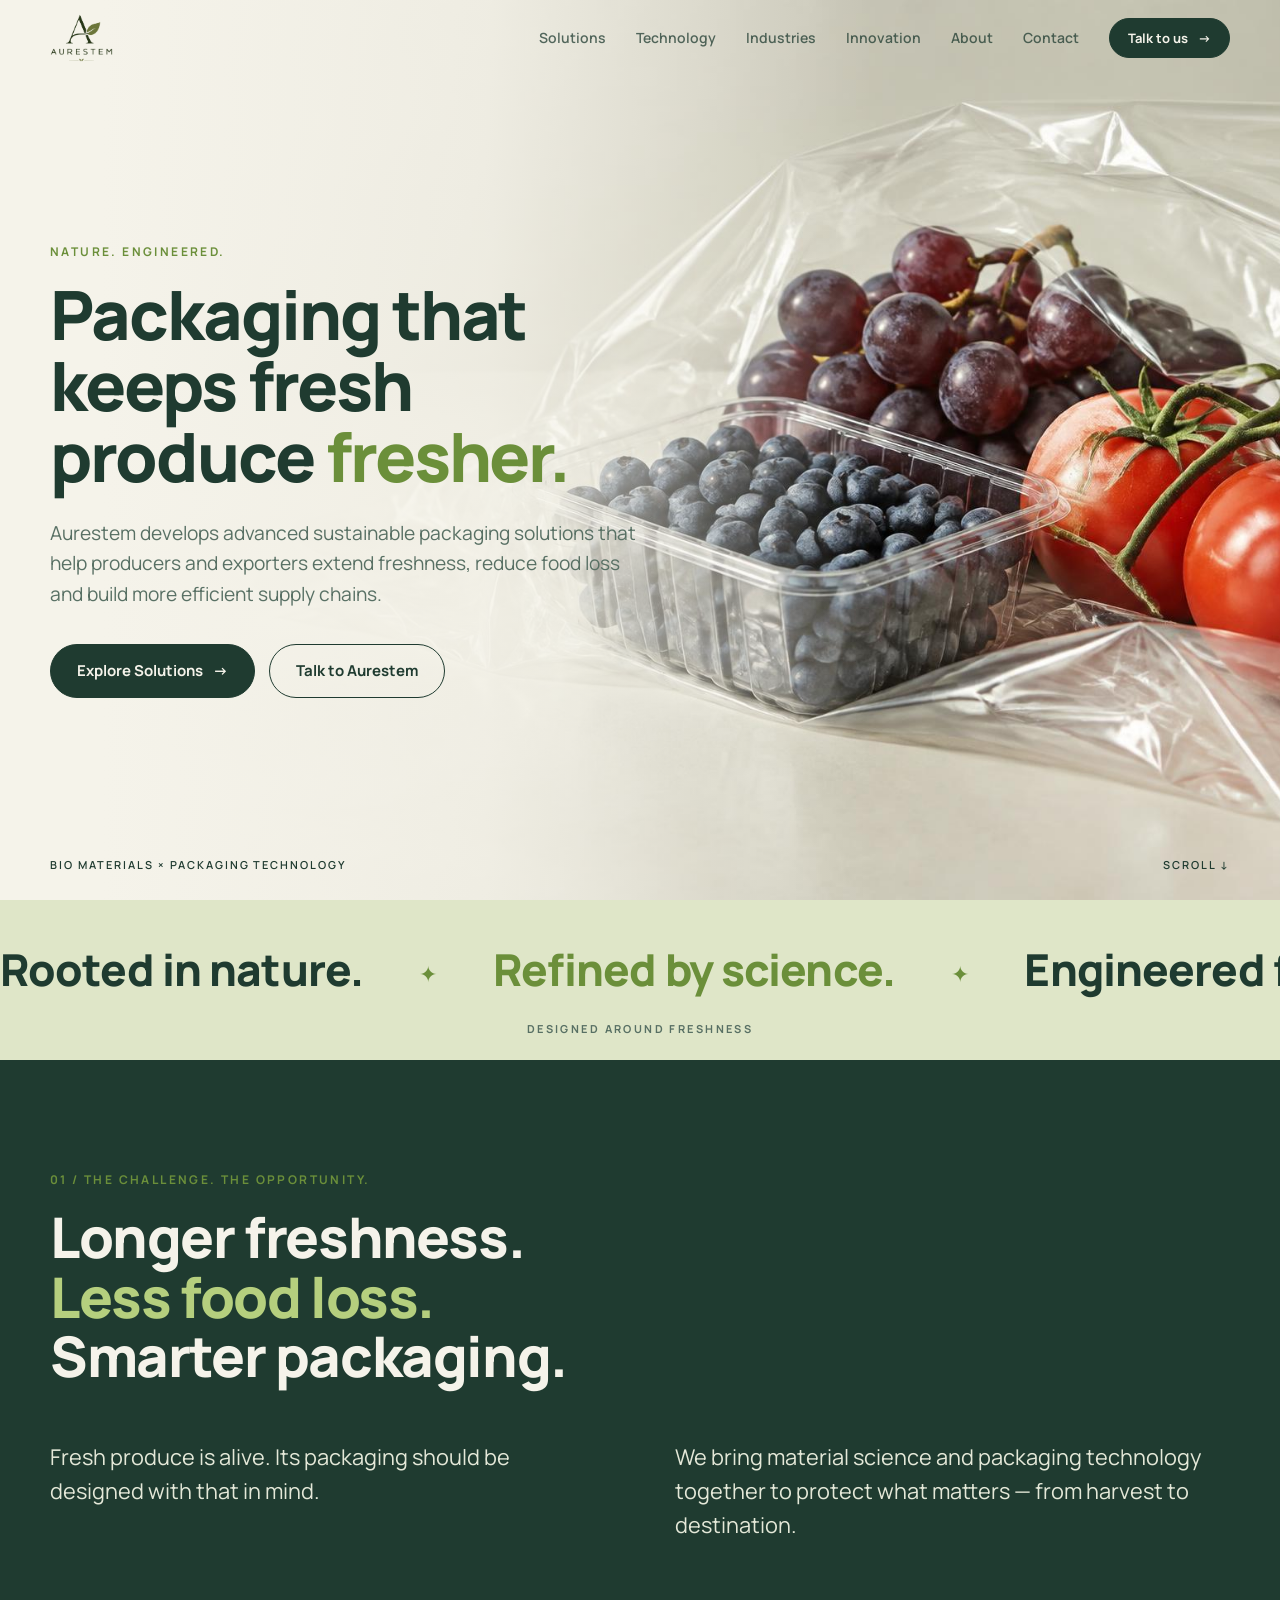
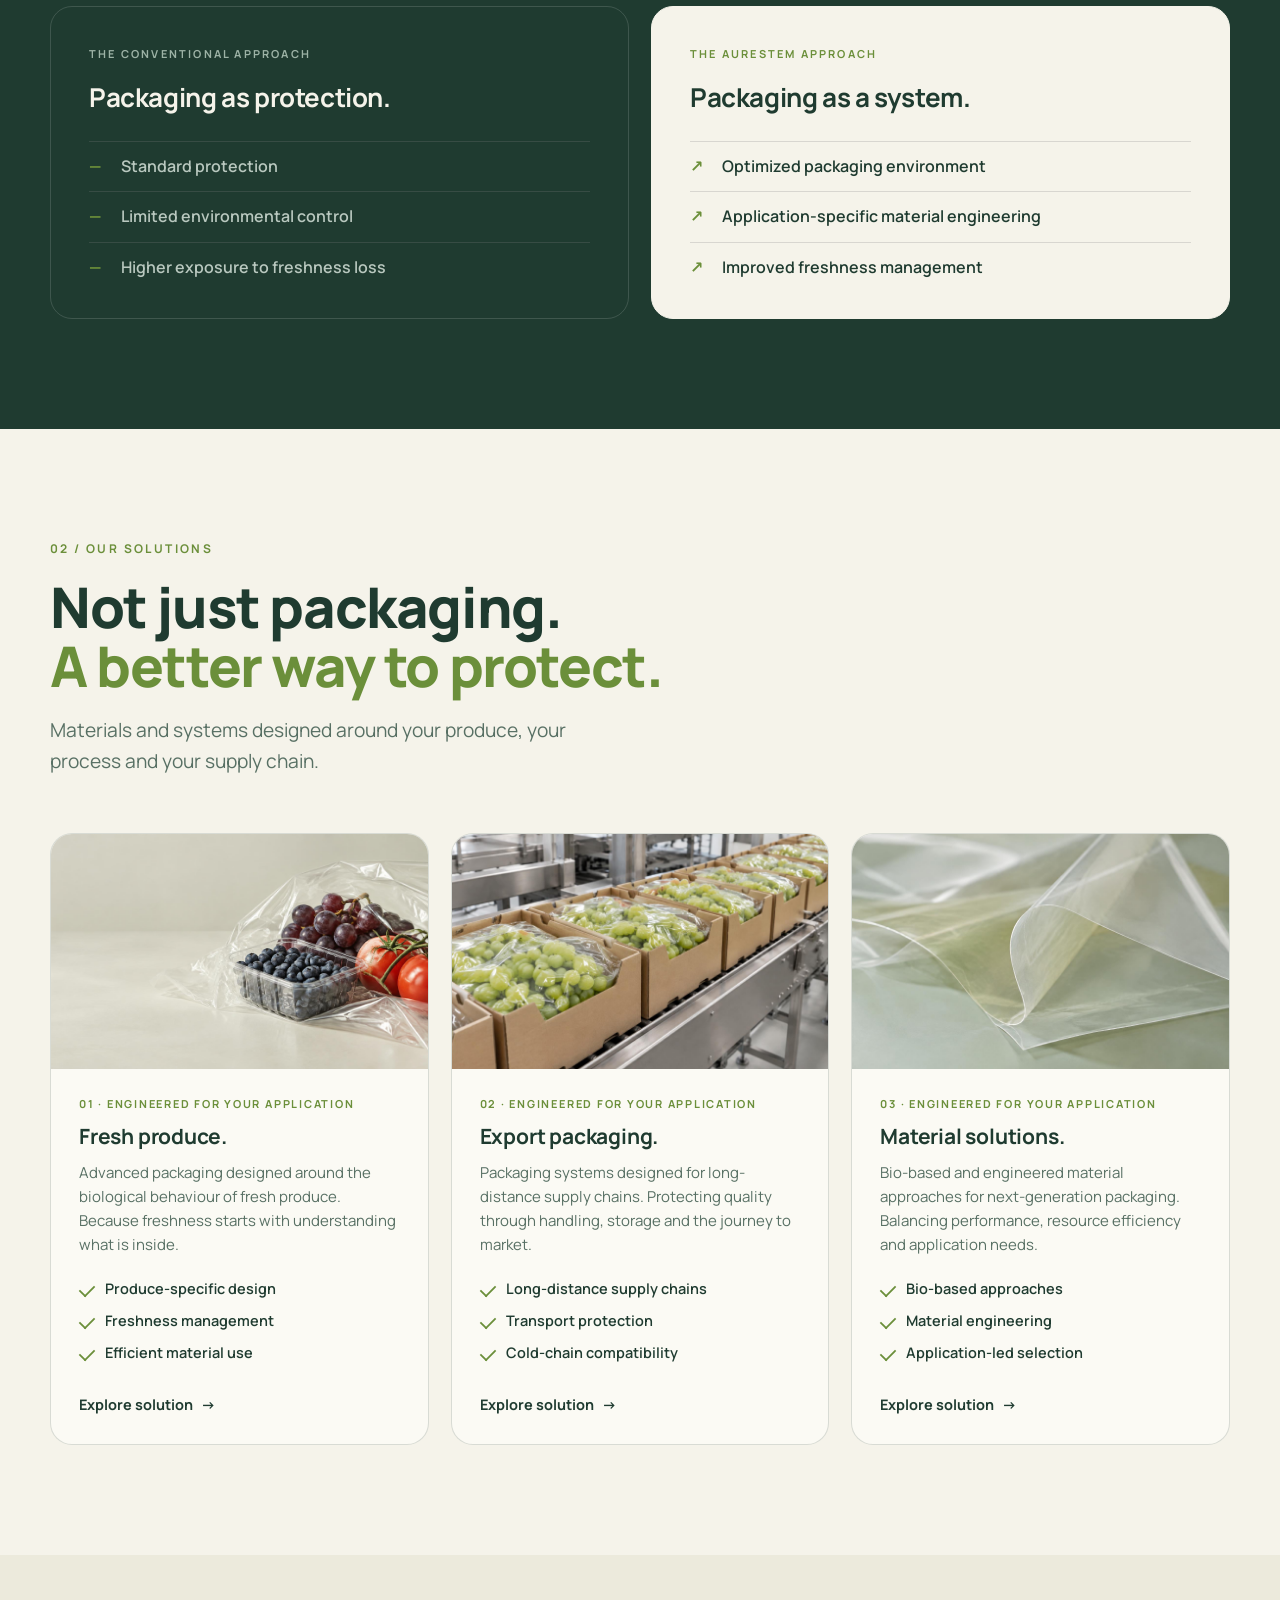
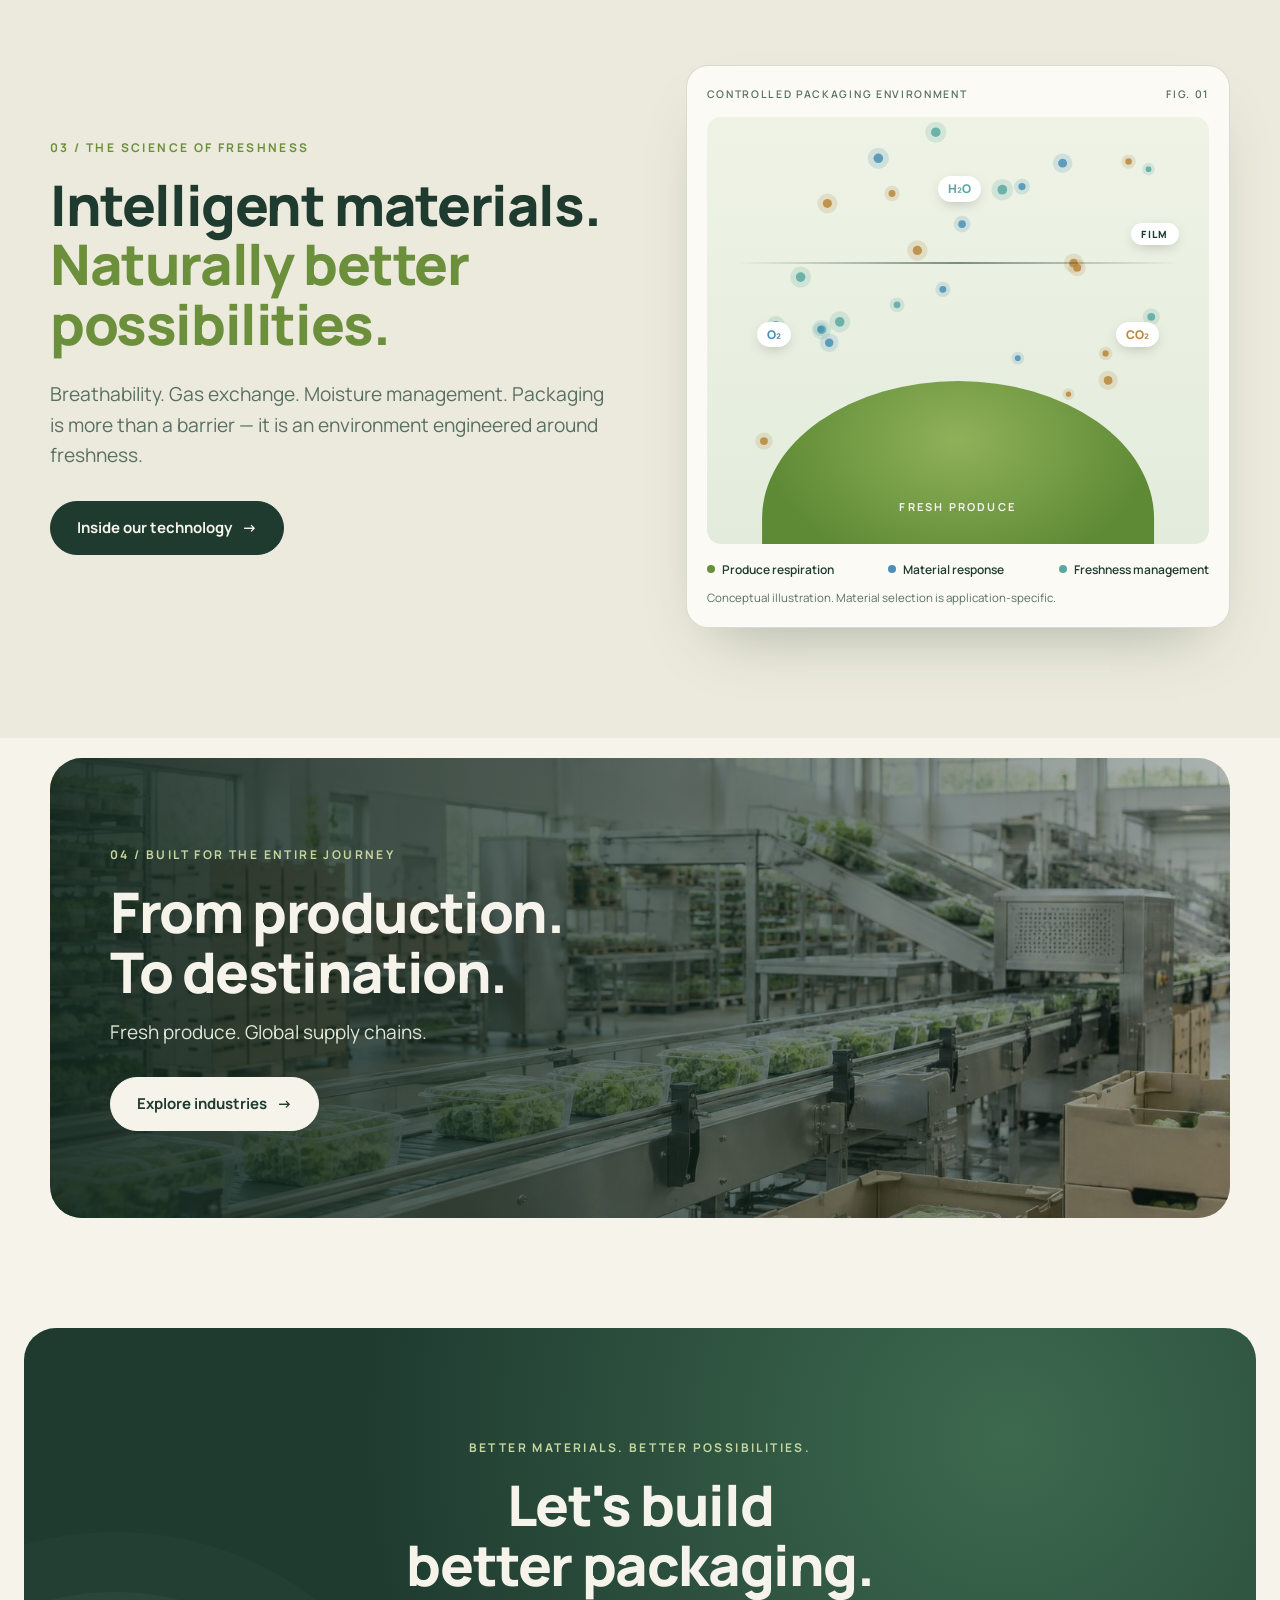
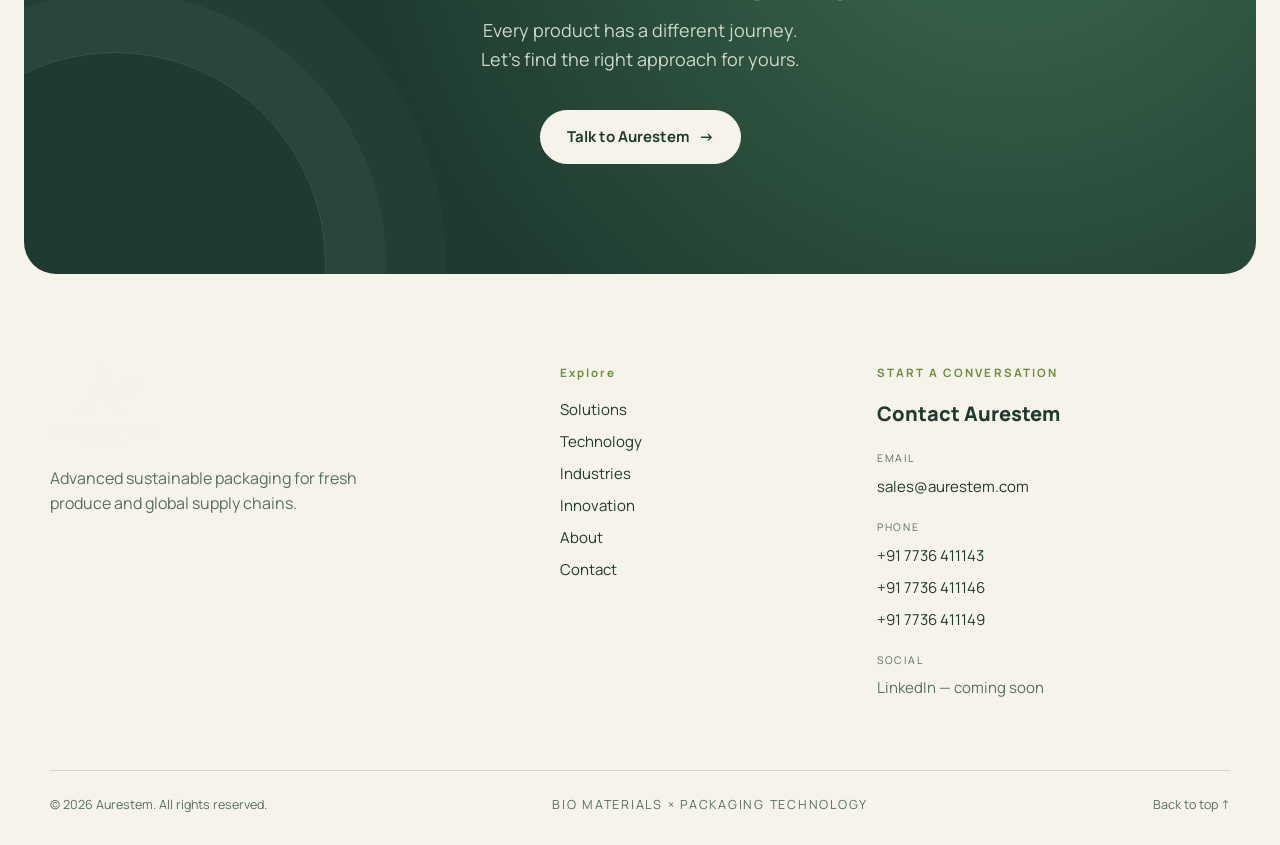
<file: index.html>
<!doctype html>
<html lang="en">
<head>
<meta charset="utf-8">
<meta name="viewport" content="width=device-width, initial-scale=1">
<title>AURESTEM — Packaging that keeps fresh produce fresher</title>
<meta name="description" content="Advanced sustainable packaging solutions that help producers and exporters extend freshness, reduce food loss and build more efficient supply chains.">
<meta property="og:title" content="AURESTEM — Packaging that keeps fresh produce fresher">
<meta property="og:description" content="Advanced sustainable packaging solutions that help producers and exporters extend freshness, reduce food loss and build more efficient supply chains.">
<meta property="og:type" content="website">
<link rel="icon" href="favicon.png" type="image/png">
<link rel="preconnect" href="https://fonts.googleapis.com">
<link rel="preconnect" href="https://fonts.gstatic.com" crossorigin>
<link rel="stylesheet" href="https://fonts.googleapis.com/css2?family=Manrope:wght@400;500;600;700;800&display=swap">
<link rel="stylesheet" href="styles.css">
</head>
<body>
<div class="progress" id="progress"></div>
<header class="nav" id="nav">
  <div class="wrap nav-inner">
    <a href="index.html" class="brand" aria-label="Aurestem home"><img src="assets/logo.png" alt="Aurestem"></a>
    <nav class="links" id="links" aria-label="Primary">
      <a href="solutions.html">Solutions</a>
      <a href="technology.html">Technology</a>
      <a href="industries.html">Industries</a>
      <a href="innovation.html">Innovation</a>
      <a href="about.html">About</a>
      <a href="contact.html">Contact</a>
      <a href="contact.html" class="btn btn-sm nav-cta">Talk to us <span aria-hidden="true">→</span></a>
    </nav>
    <button class="burger" id="burger" aria-label="Menu" aria-expanded="false" aria-controls="links"><span></span><span></span></button>
  </div>
</header>
<main id="top">

  <section class="hero hero-photo">
    <img class="hero-bg" src="assets/produce-hero.jpg" alt="">
    <div class="hero-fade"></div>
    <div class="wrap hero-photo-copy">
      <p class="eyebrow reveal">NATURE. ENGINEERED.</p>
      <h1 class="reveal d1">Packaging that keeps fresh produce <em>fresher.</em></h1>
      <p class="lead reveal d2">Aurestem develops advanced sustainable packaging solutions that help producers and exporters extend freshness, reduce food loss and build more efficient supply chains.</p>
      <div class="hero-actions reveal d3">
        <a href="solutions.html" class="btn">Explore Solutions <span aria-hidden="true">→</span></a>
        <a href="contact.html" class="btn btn-ghost">Talk to Aurestem</a>
      </div>
    </div>
    <div class="wrap hero-foot"><span>BIO MATERIALS × PACKAGING TECHNOLOGY</span><span class="scroll">SCROLL ↓</span></div>
  </section>

  <section class="marquee" aria-label="Brand statement">
    <div class="marq"><span>Rooted in nature.</span><span>Refined by science.</span><span>Engineered for performance.</span>
    <span>Rooted in nature.</span><span>Refined by science.</span><span>Engineered for performance.</span></div>
    <p class="marq-sub">DESIGNED AROUND FRESHNESS</p>
  </section>

  <section class="statement">
    <div class="wrap">
      <p class="eyebrow reveal">01 / THE CHALLENGE. THE OPPORTUNITY.</p>
      <h2 class="reveal d1">Longer freshness.<br><span>Less food loss.</span><br>Smarter packaging.</h2>
      <div class="two tight">
        <p class="big reveal">Fresh produce is alive. Its packaging should be designed with that in mind.</p>
        <p class="big reveal d1">We bring material science and packaging technology together to protect what matters — from harvest to destination.</p>
      </div>
      <div class="compare">
        <div class="cmp old reveal">
          <p class="eyebrow">THE CONVENTIONAL APPROACH</p><h3>Packaging as protection.</h3>
          <ul><li><i>—</i>Standard protection</li><li><i>—</i>Limited environmental control</li><li><i>—</i>Higher exposure to freshness loss</li></ul>
        </div>
        <div class="cmp new reveal d1">
          <p class="eyebrow">THE AURESTEM APPROACH</p><h3>Packaging as a system.</h3>
          <ul><li><i>↗</i>Optimized packaging environment</li><li><i>↗</i>Application-specific material engineering</li><li><i>↗</i>Improved freshness management</li></ul>
        </div>
      </div>
    </div>
  </section>

  <section class="areas">
    <div class="wrap">
      <div class="sec-head">
        <p class="eyebrow reveal">02 / OUR SOLUTIONS</p>
        <h2 class="reveal d1">Not just packaging.<br><span>A better way to protect.</span></h2>
        <p class="lead reveal d2">Materials and systems designed around your produce, your process and your supply chain.</p>
      </div>
      <div class="areas-grid three">
        <a href="solutions.html" class="card sol reveal"><div class="sol-img"><img src="assets/produce-hero.jpg" alt="" loading="lazy"></div><span class="kicker">01 · ENGINEERED FOR YOUR APPLICATION</span><h3>Fresh produce.</h3><p>Advanced packaging designed around the biological behaviour of fresh produce. Because freshness starts with understanding what is inside.</p><ul class="ticks"><li>Produce-specific design</li><li>Freshness management</li><li>Efficient material use</li></ul><span class="more">Explore solution <b>→</b></span></a>
        <a href="solutions.html" class="card sol reveal d1"><div class="sol-img"><img src="assets/export-packaging.jpg" alt="" loading="lazy"></div><span class="kicker">02 · ENGINEERED FOR YOUR APPLICATION</span><h3>Export packaging.</h3><p>Packaging systems designed for long-distance supply chains. Protecting quality through handling, storage and the journey to market.</p><ul class="ticks"><li>Long-distance supply chains</li><li>Transport protection</li><li>Cold-chain compatibility</li></ul><span class="more">Explore solution <b>→</b></span></a>
        <a href="solutions.html" class="card sol reveal d2"><div class="sol-img"><img src="assets/material-film.jpg" alt="" loading="lazy"></div><span class="kicker">03 · ENGINEERED FOR YOUR APPLICATION</span><h3>Material solutions.</h3><p>Bio-based and engineered material approaches for next-generation packaging. Balancing performance, resource efficiency and application needs.</p><ul class="ticks"><li>Bio-based approaches</li><li>Material engineering</li><li>Application-led selection</li></ul><span class="more">Explore solution <b>→</b></span></a>
      </div>
    </div>
  </section>

  <section class="science">
    <div class="wrap hero-grid">
      <div>
        <p class="eyebrow reveal">03 / THE SCIENCE OF FRESHNESS</p>
        <h2 class="reveal d1">Intelligent materials.<br><span>Naturally better possibilities.</span></h2>
        <p class="lead reveal d2">Breathability. Gas exchange. Moisture management. Packaging is more than a barrier — it is an environment engineered around freshness.</p>
        <a href="technology.html" class="btn reveal d3">Inside our technology <span aria-hidden="true">→</span></a>
      </div>
      <figure class="fig reveal d2">
        <div class="fig-head"><span>CONTROLLED PACKAGING ENVIRONMENT</span><span>FIG. 01</span></div>
        <div class="fig-stage">
          <canvas id="particles"></canvas>
          <div class="film-line"></div>
          <div class="produce"><span>FRESH PRODUCE</span></div>
          <span class="tag tag-o2">O₂</span><span class="tag tag-co2">CO₂</span><span class="tag tag-h2o">H₂O</span><span class="tag tag-film">FILM</span>
        </div>
        <ul class="fig-legend"><li><i></i>Produce respiration</li><li><i></i>Material response</li><li><i></i>Freshness management</li></ul>
        <figcaption>Conceptual illustration. Material selection is application-specific.</figcaption>
      </figure>
    </div>
  </section>

  <section class="journey">
    <div class="wrap">
      <div class="journey-box reveal">
        <img src="assets/packhouse.jpg" alt="" loading="lazy">
        <div class="journey-copy">
          <p class="eyebrow light">04 / BUILT FOR THE ENTIRE JOURNEY</p>
          <h2>From production.<br>To destination.</h2>
          <p>Fresh produce. Global supply chains.</p>
          <a href="industries.html" class="btn btn-light">Explore industries <span aria-hidden="true">→</span></a>
        </div>
      </div>
    </div>
  </section>

  <section class="cta">
    <div class="wrap cta-inner reveal">
      <p class="eyebrow light">BETTER MATERIALS. BETTER POSSIBILITIES.</p>
      <h2>Let's build<br>better packaging.</h2>
      <p>Every product has a different journey.<br>Let's find the right approach for yours.</p>
      <a href="contact.html" class="btn btn-light">Talk to Aurestem <span aria-hidden="true">→</span></a>
    </div>
  </section>
</main>
<footer class="footer" id="contact">
  <div class="wrap foot-grid">
    <div class="foot-brand">
      <img src="assets/logo-light.png" alt="Aurestem">
      <p>Advanced sustainable packaging for fresh produce and global supply chains.</p>
    </div>
    <nav class="foot-col" aria-label="Footer">
      <h4>Explore</h4>
      <a href="solutions.html">Solutions</a>
      <a href="technology.html">Technology</a>
      <a href="industries.html">Industries</a>
      <a href="innovation.html">Innovation</a>
      <a href="about.html">About</a>
      <a href="contact.html">Contact</a>
    </nav>
    <div class="foot-col">
      <h4>START A CONVERSATION</h4>
      <p class="contact-title">Contact Aurestem</p>
      <small>EMAIL</small>
      <a href="mailto:sales@aurestem.com">sales@aurestem.com</a>
      <small>PHONE</small>
      <a href="tel:+917736411143">+91 7736 411143</a>
      <a href="tel:+917736411146">+91 7736 411146</a>
      <a href="tel:+917736411149">+91 7736 411149</a>
      <small>SOCIAL</small>
      <span class="soon">LinkedIn — coming soon</span>
    </div>
  </div>
  <div class="wrap foot-bar">
    <span>© <span id="year">2026</span> Aurestem. All rights reserved.</span>
    <span class="bm">BIO MATERIALS × PACKAGING TECHNOLOGY</span>
    <a href="#top">Back to top ↑</a>
  </div>
</footer>
<script src="script.js"></script>
</body>
</html>
</file>
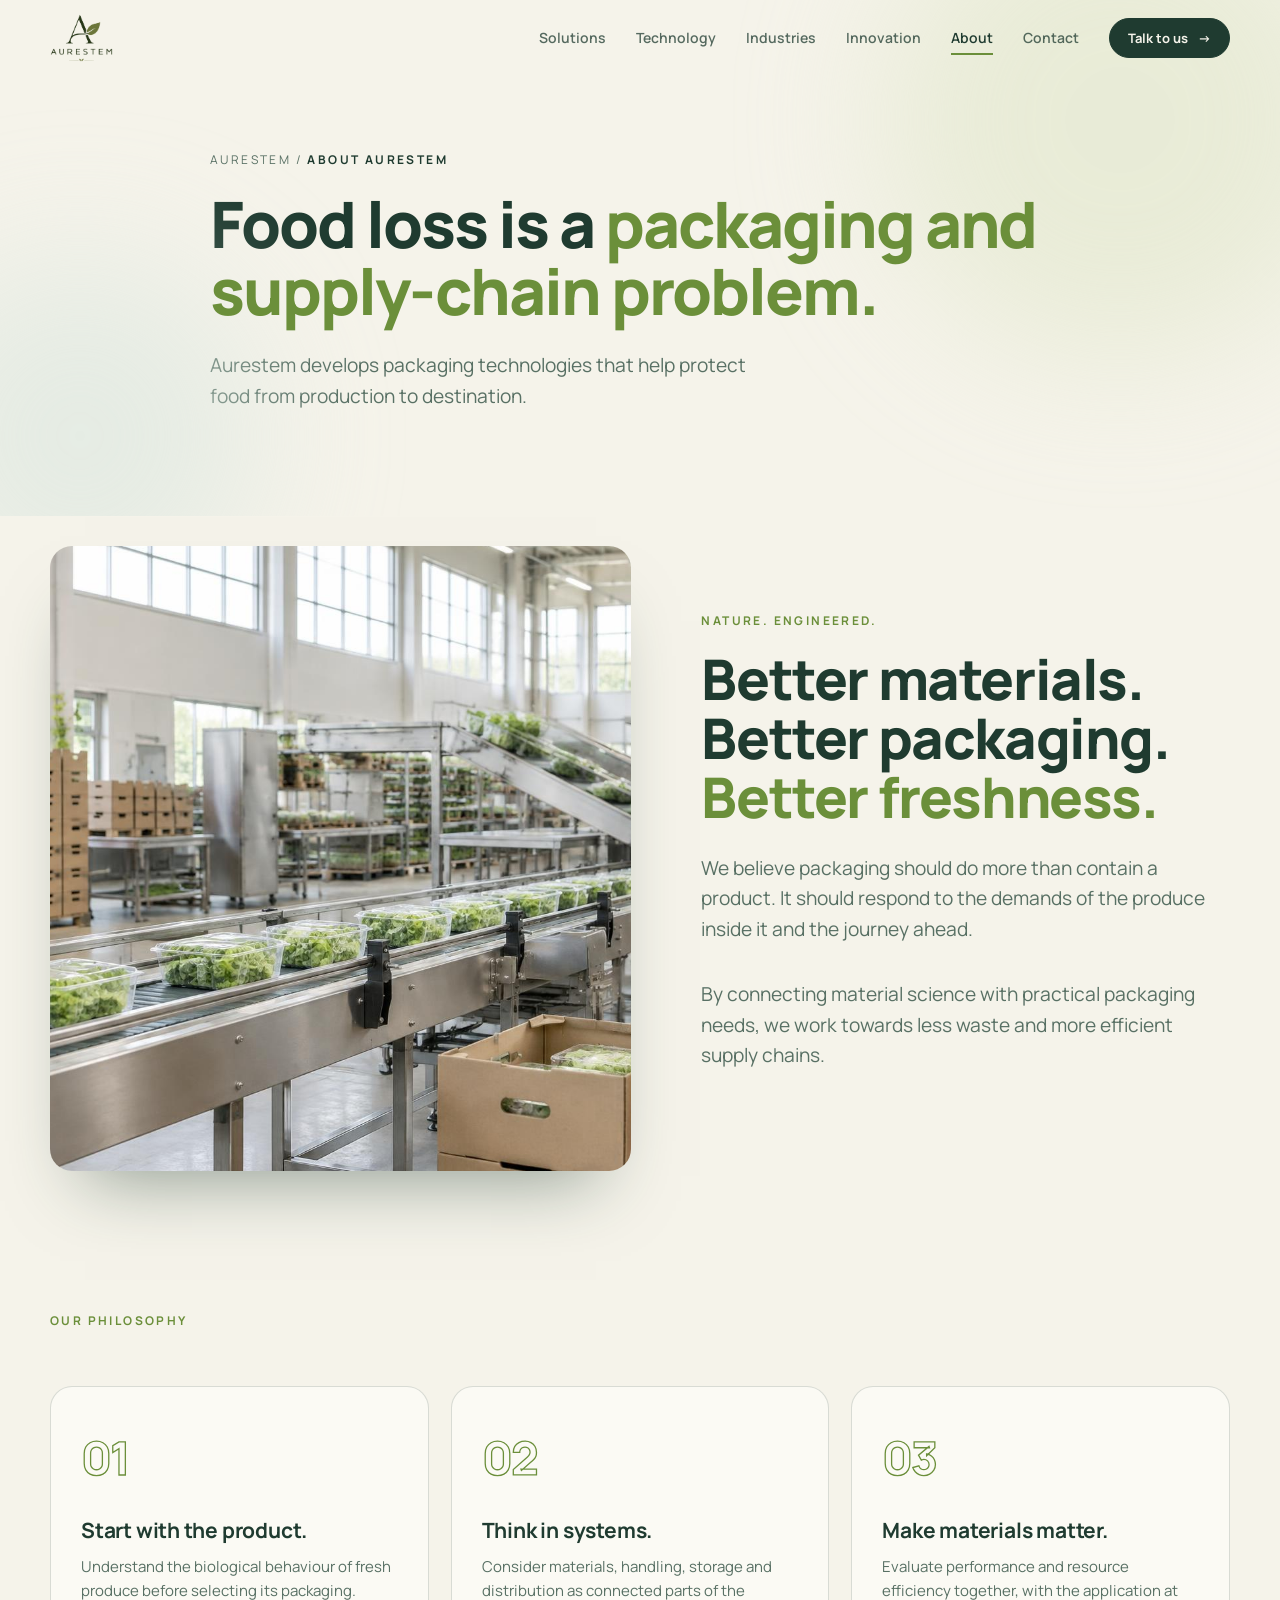
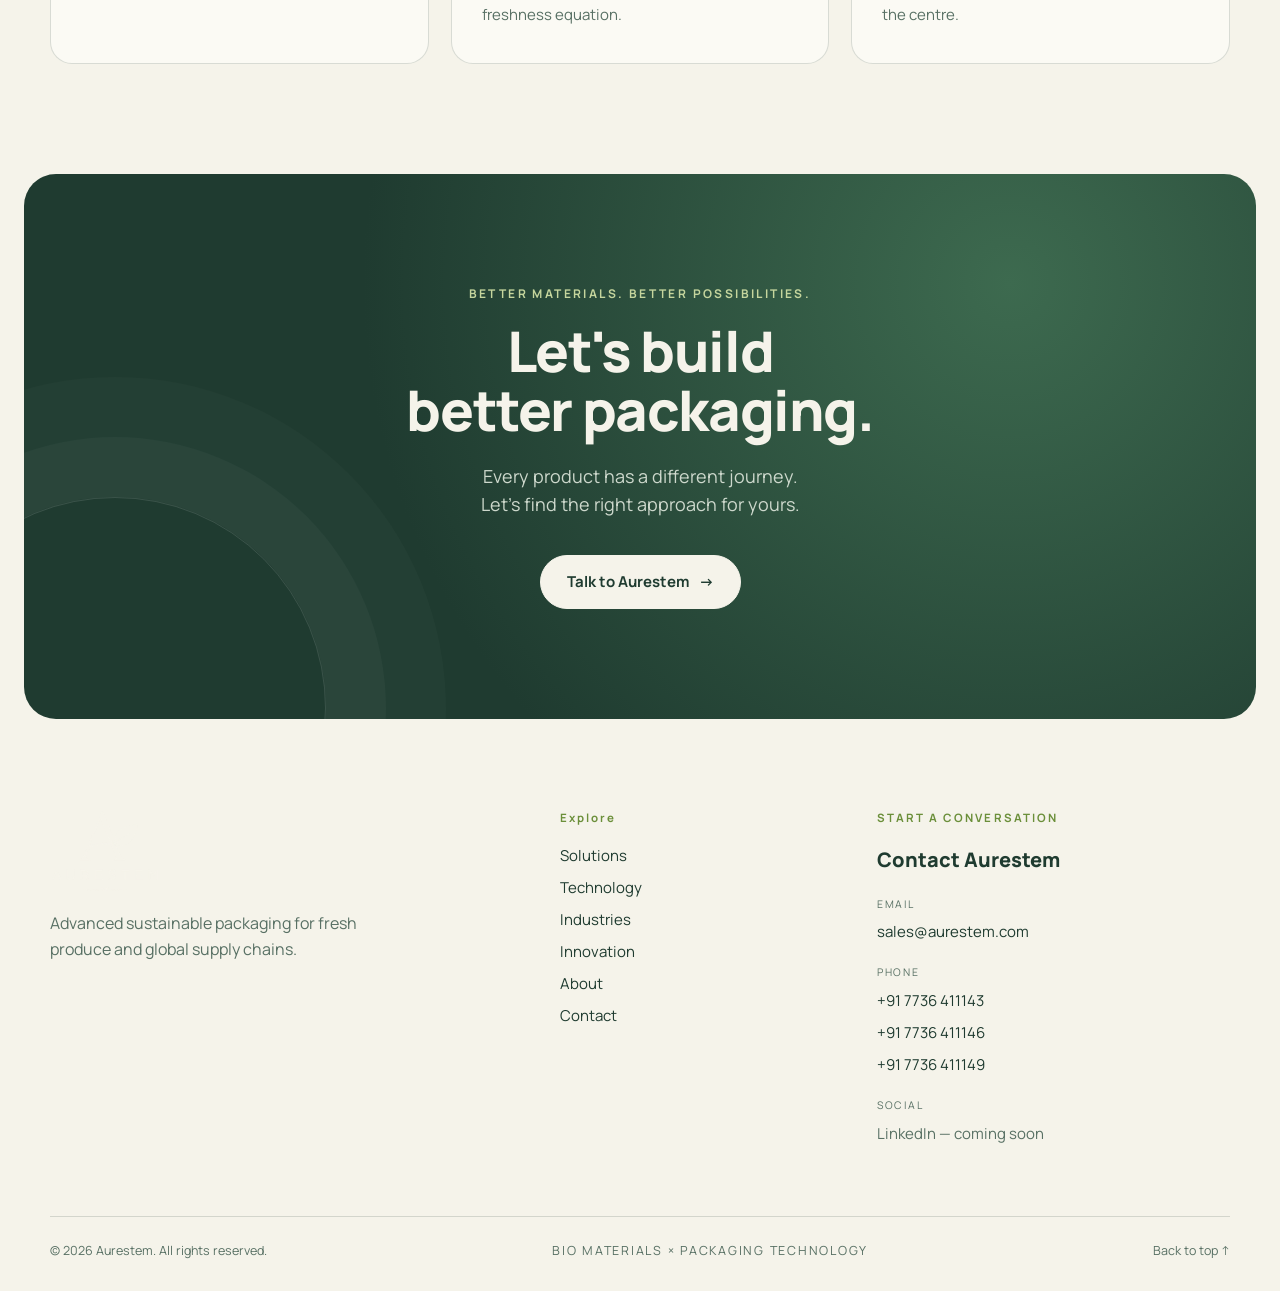
<file: about.html>
<!doctype html>
<html lang="en">
<head>
<meta charset="utf-8">
<meta name="viewport" content="width=device-width, initial-scale=1">
<title>About — AURESTEM</title>
<meta name="description" content="Aurestem develops packaging technologies that help protect food from production to destination.">
<meta property="og:title" content="About — AURESTEM">
<meta property="og:description" content="Aurestem develops packaging technologies that help protect food from production to destination.">
<meta property="og:type" content="website">
<link rel="icon" href="favicon.png" type="image/png">
<link rel="preconnect" href="https://fonts.googleapis.com">
<link rel="preconnect" href="https://fonts.gstatic.com" crossorigin>
<link rel="stylesheet" href="https://fonts.googleapis.com/css2?family=Manrope:wght@400;500;600;700;800&display=swap">
<link rel="stylesheet" href="styles.css">
</head>
<body>
<div class="progress" id="progress"></div>
<header class="nav" id="nav">
  <div class="wrap nav-inner">
    <a href="index.html" class="brand" aria-label="Aurestem home"><img src="assets/logo.png" alt="Aurestem"></a>
    <nav class="links" id="links" aria-label="Primary">
      <a href="solutions.html">Solutions</a>
      <a href="technology.html">Technology</a>
      <a href="industries.html">Industries</a>
      <a href="innovation.html">Innovation</a>
      <a href="about.html" class="active" aria-current="page">About</a>
      <a href="contact.html">Contact</a>
      <a href="contact.html" class="btn btn-sm nav-cta">Talk to us <span aria-hidden="true">→</span></a>
    </nav>
    <button class="burger" id="burger" aria-label="Menu" aria-expanded="false" aria-controls="links"><span></span><span></span></button>
  </div>
</header>
<main id="top">

  <section class="hero hero-sm">
    <div class="blob b1"></div><div class="blob b2"></div>
    <div class="wrap hero-copy">
      <p class="crumb reveal"><span>AURESTEM</span> / <b>ABOUT AURESTEM</b></p>
      <h1 class="reveal d1">Food loss is a <em>packaging and supply-chain problem.</em></h1>
      <p class="lead reveal d2">Aurestem develops packaging technologies that help protect food from production to destination.</p>
    </div>
  </section>

  <section class="study">
    <div class="wrap study-grid">
      <div class="photo reveal"><img src="assets/packhouse.jpg" alt="Packhouse" loading="lazy"></div>
      <div class="study-copy">
        <p class="eyebrow" style="display:block">NATURE. ENGINEERED.</p>
        <h2 class="reveal d1">Better materials.<br>Better packaging.<br><span>Better freshness.</span></h2>
        <p class="lead reveal d2" style="margin-top:26px">We believe packaging should do more than contain a product. It should respond to the demands of the produce inside it and the journey ahead.</p>
        <p class="lead reveal d3" style="margin-top:0">By connecting material science with practical packaging needs, we work towards less waste and more efficient supply chains.</p>
      </div>
    </div>
  </section>
  <section class="areas" style="padding-top:20px">
    <div class="wrap"><div class="sec-head"><p class="eyebrow reveal">OUR PHILOSOPHY</p></div>
    <div class="areas-grid three"><article class="card reveal"><span class="num">01</span><h3>Start with the product.</h3><p>Understand the biological behaviour of fresh produce before selecting its packaging.</p></article><article class="card reveal d1"><span class="num">02</span><h3>Think in systems.</h3><p>Consider materials, handling, storage and distribution as connected parts of the freshness equation.</p></article><article class="card reveal d2"><span class="num">03</span><h3>Make materials matter.</h3><p>Evaluate performance and resource efficiency together, with the application at the centre.</p></article></div></div>
  </section>

  <section class="cta">
    <div class="wrap cta-inner reveal">
      <p class="eyebrow light">BETTER MATERIALS. BETTER POSSIBILITIES.</p>
      <h2>Let's build<br>better packaging.</h2>
      <p>Every product has a different journey.<br>Let's find the right approach for yours.</p>
      <a href="contact.html" class="btn btn-light">Talk to Aurestem <span aria-hidden="true">→</span></a>
    </div>
  </section>
</main>
<footer class="footer" id="contact">
  <div class="wrap foot-grid">
    <div class="foot-brand">
      <img src="assets/logo-light.png" alt="Aurestem">
      <p>Advanced sustainable packaging for fresh produce and global supply chains.</p>
    </div>
    <nav class="foot-col" aria-label="Footer">
      <h4>Explore</h4>
      <a href="solutions.html">Solutions</a>
      <a href="technology.html">Technology</a>
      <a href="industries.html">Industries</a>
      <a href="innovation.html">Innovation</a>
      <a href="about.html">About</a>
      <a href="contact.html">Contact</a>
    </nav>
    <div class="foot-col">
      <h4>START A CONVERSATION</h4>
      <p class="contact-title">Contact Aurestem</p>
      <small>EMAIL</small>
      <a href="mailto:sales@aurestem.com">sales@aurestem.com</a>
      <small>PHONE</small>
      <a href="tel:+917736411143">+91 7736 411143</a>
      <a href="tel:+917736411146">+91 7736 411146</a>
      <a href="tel:+917736411149">+91 7736 411149</a>
      <small>SOCIAL</small>
      <span class="soon">LinkedIn — coming soon</span>
    </div>
  </div>
  <div class="wrap foot-bar">
    <span>© <span id="year">2026</span> Aurestem. All rights reserved.</span>
    <span class="bm">BIO MATERIALS × PACKAGING TECHNOLOGY</span>
    <a href="#top">Back to top ↑</a>
  </div>
</footer>
<script src="script.js"></script>
</body>
</html>
</file>
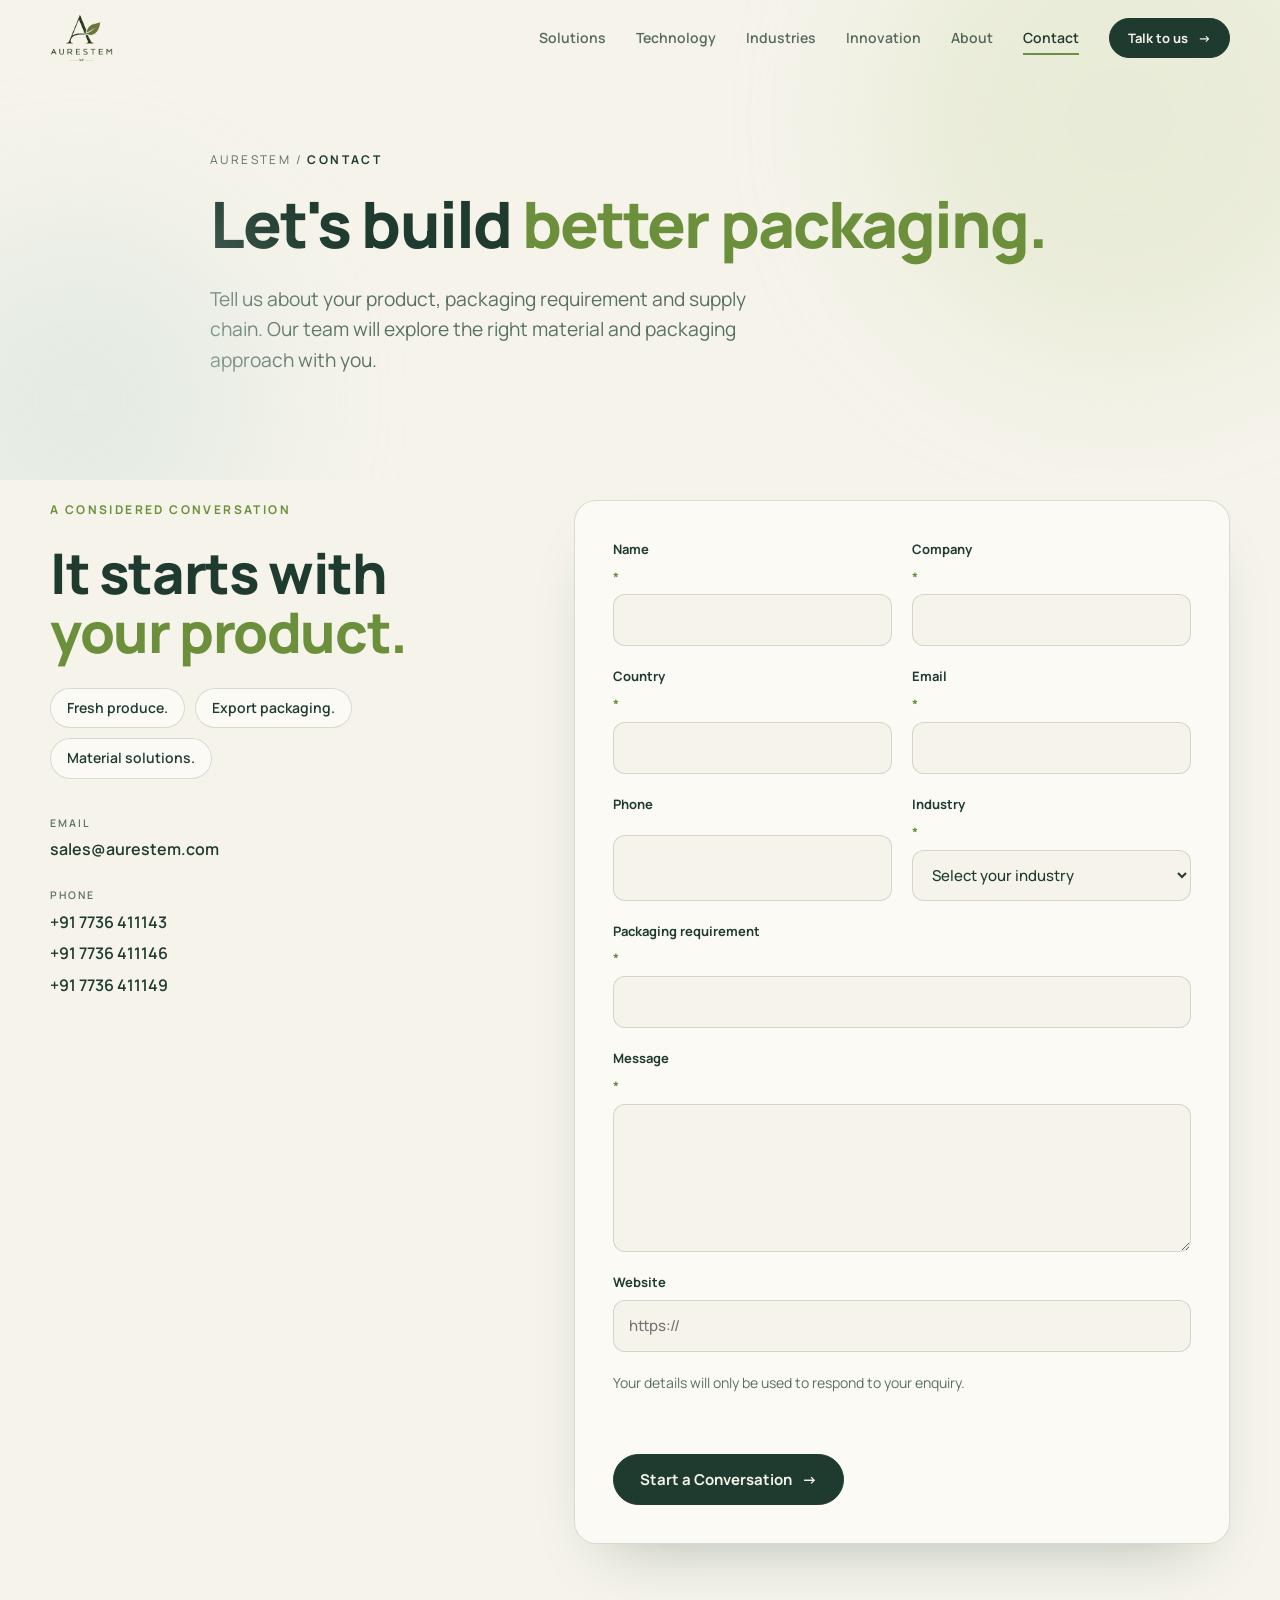
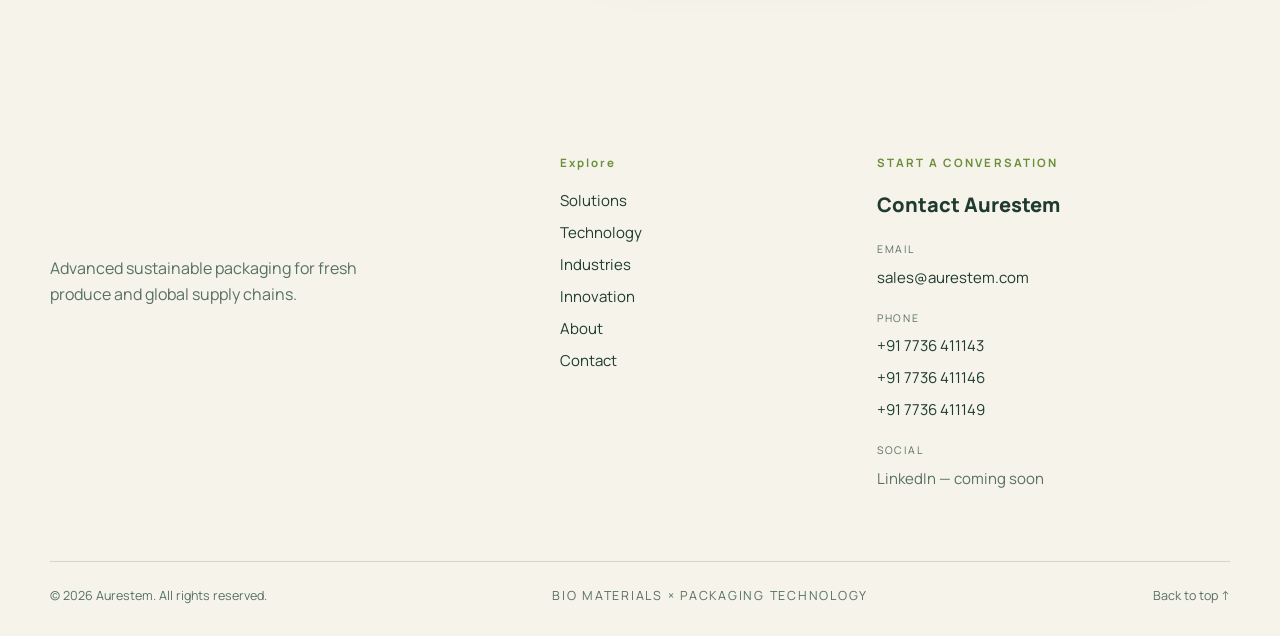
<file: contact.html>
<!doctype html>
<html lang="en">
<head>
<meta charset="utf-8">
<meta name="viewport" content="width=device-width, initial-scale=1">
<title>Contact — AURESTEM</title>
<meta name="description" content="Tell us about your product, packaging requirement and supply chain.">
<meta property="og:title" content="Contact — AURESTEM">
<meta property="og:description" content="Tell us about your product, packaging requirement and supply chain.">
<meta property="og:type" content="website">
<link rel="icon" href="favicon.png" type="image/png">
<link rel="preconnect" href="https://fonts.googleapis.com">
<link rel="preconnect" href="https://fonts.gstatic.com" crossorigin>
<link rel="stylesheet" href="https://fonts.googleapis.com/css2?family=Manrope:wght@400;500;600;700;800&display=swap">
<link rel="stylesheet" href="styles.css">
</head>
<body>
<div class="progress" id="progress"></div>
<header class="nav" id="nav">
  <div class="wrap nav-inner">
    <a href="index.html" class="brand" aria-label="Aurestem home"><img src="assets/logo.png" alt="Aurestem"></a>
    <nav class="links" id="links" aria-label="Primary">
      <a href="solutions.html">Solutions</a>
      <a href="technology.html">Technology</a>
      <a href="industries.html">Industries</a>
      <a href="innovation.html">Innovation</a>
      <a href="about.html">About</a>
      <a href="contact.html" class="active" aria-current="page">Contact</a>
      <a href="contact.html" class="btn btn-sm nav-cta">Talk to us <span aria-hidden="true">→</span></a>
    </nav>
    <button class="burger" id="burger" aria-label="Menu" aria-expanded="false" aria-controls="links"><span></span><span></span></button>
  </div>
</header>
<main id="top">

  <section class="hero hero-sm">
    <div class="blob b1"></div><div class="blob b2"></div>
    <div class="wrap hero-copy">
      <p class="crumb reveal"><span>AURESTEM</span> / <b>CONTACT</b></p>
      <h1 class="reveal d1">Let's build <em>better packaging.</em></h1>
      <p class="lead reveal d2">Tell us about your product, packaging requirement and supply chain. Our team will explore the right material and packaging approach with you.</p>
    </div>
  </section>

  <section class="contact">
    <div class="wrap contact-grid">
      <aside class="contact-side reveal">
        <p class="eyebrow">A CONSIDERED CONVERSATION</p>
        <h2>It starts with <span>your product.</span></h2>
        <ul class="chips"><li>Fresh produce.</li><li>Export packaging.</li><li>Material solutions.</li></ul>
        <small>EMAIL</small><a href="mailto:sales@aurestem.com">sales@aurestem.com</a>
        <small>PHONE</small><a href="tel:+917736411143">+91 7736 411143</a><a href="tel:+917736411146">+91 7736 411146</a><a href="tel:+917736411149">+91 7736 411149</a>
      </aside>
      <form class="form reveal d1" id="contact-form" novalidate>
        <div class="f2"><label>Name <em>*</em><input name="name" required autocomplete="name"></label>
        <label>Company <em>*</em><input name="company" required autocomplete="organization"></label></div>
        <div class="f2"><label>Country <em>*</em><input name="country" required autocomplete="country-name"></label>
        <label>Email <em>*</em><input type="email" name="email" required autocomplete="email"></label></div>
        <div class="f2"><label>Phone<input type="tel" name="phone" autocomplete="tel"></label>
        <label>Industry <em>*</em><select name="industry" required><option value="">Select your industry</option><option>Fresh Produce</option><option>Agriculture</option><option>Food Exporters</option><option>Retail</option><option>Food Distribution</option><option>Cold Chain</option><option>Packhouses</option><option>Other</option></select></label></div>
        <label>Packaging requirement <em>*</em><input name="requirement" required></label>
        <label>Message <em>*</em><textarea name="message" rows="5" required></textarea></label>
        <label>Website<input type="url" name="website" placeholder="https://" autocomplete="url"></label>
        <label class="hp" aria-hidden="true">Leave empty<input name="hp" tabindex="-1" autocomplete="off"></label>
        <p class="note">Your details will only be used to respond to your enquiry.</p>
        <p class="form-msg" id="form-msg" role="status"></p>
        <button class="btn" type="submit">Start a Conversation <span aria-hidden="true">→</span></button>
      </form>
    </div>
  </section>
</main>
<footer class="footer" id="contact">
  <div class="wrap foot-grid">
    <div class="foot-brand">
      <img src="assets/logo-light.png" alt="Aurestem">
      <p>Advanced sustainable packaging for fresh produce and global supply chains.</p>
    </div>
    <nav class="foot-col" aria-label="Footer">
      <h4>Explore</h4>
      <a href="solutions.html">Solutions</a>
      <a href="technology.html">Technology</a>
      <a href="industries.html">Industries</a>
      <a href="innovation.html">Innovation</a>
      <a href="about.html">About</a>
      <a href="contact.html">Contact</a>
    </nav>
    <div class="foot-col">
      <h4>START A CONVERSATION</h4>
      <p class="contact-title">Contact Aurestem</p>
      <small>EMAIL</small>
      <a href="mailto:sales@aurestem.com">sales@aurestem.com</a>
      <small>PHONE</small>
      <a href="tel:+917736411143">+91 7736 411143</a>
      <a href="tel:+917736411146">+91 7736 411146</a>
      <a href="tel:+917736411149">+91 7736 411149</a>
      <small>SOCIAL</small>
      <span class="soon">LinkedIn — coming soon</span>
    </div>
  </div>
  <div class="wrap foot-bar">
    <span>© <span id="year">2026</span> Aurestem. All rights reserved.</span>
    <span class="bm">BIO MATERIALS × PACKAGING TECHNOLOGY</span>
    <a href="#top">Back to top ↑</a>
  </div>
</footer>
<script src="script.js"></script>
</body>
</html>
</file>
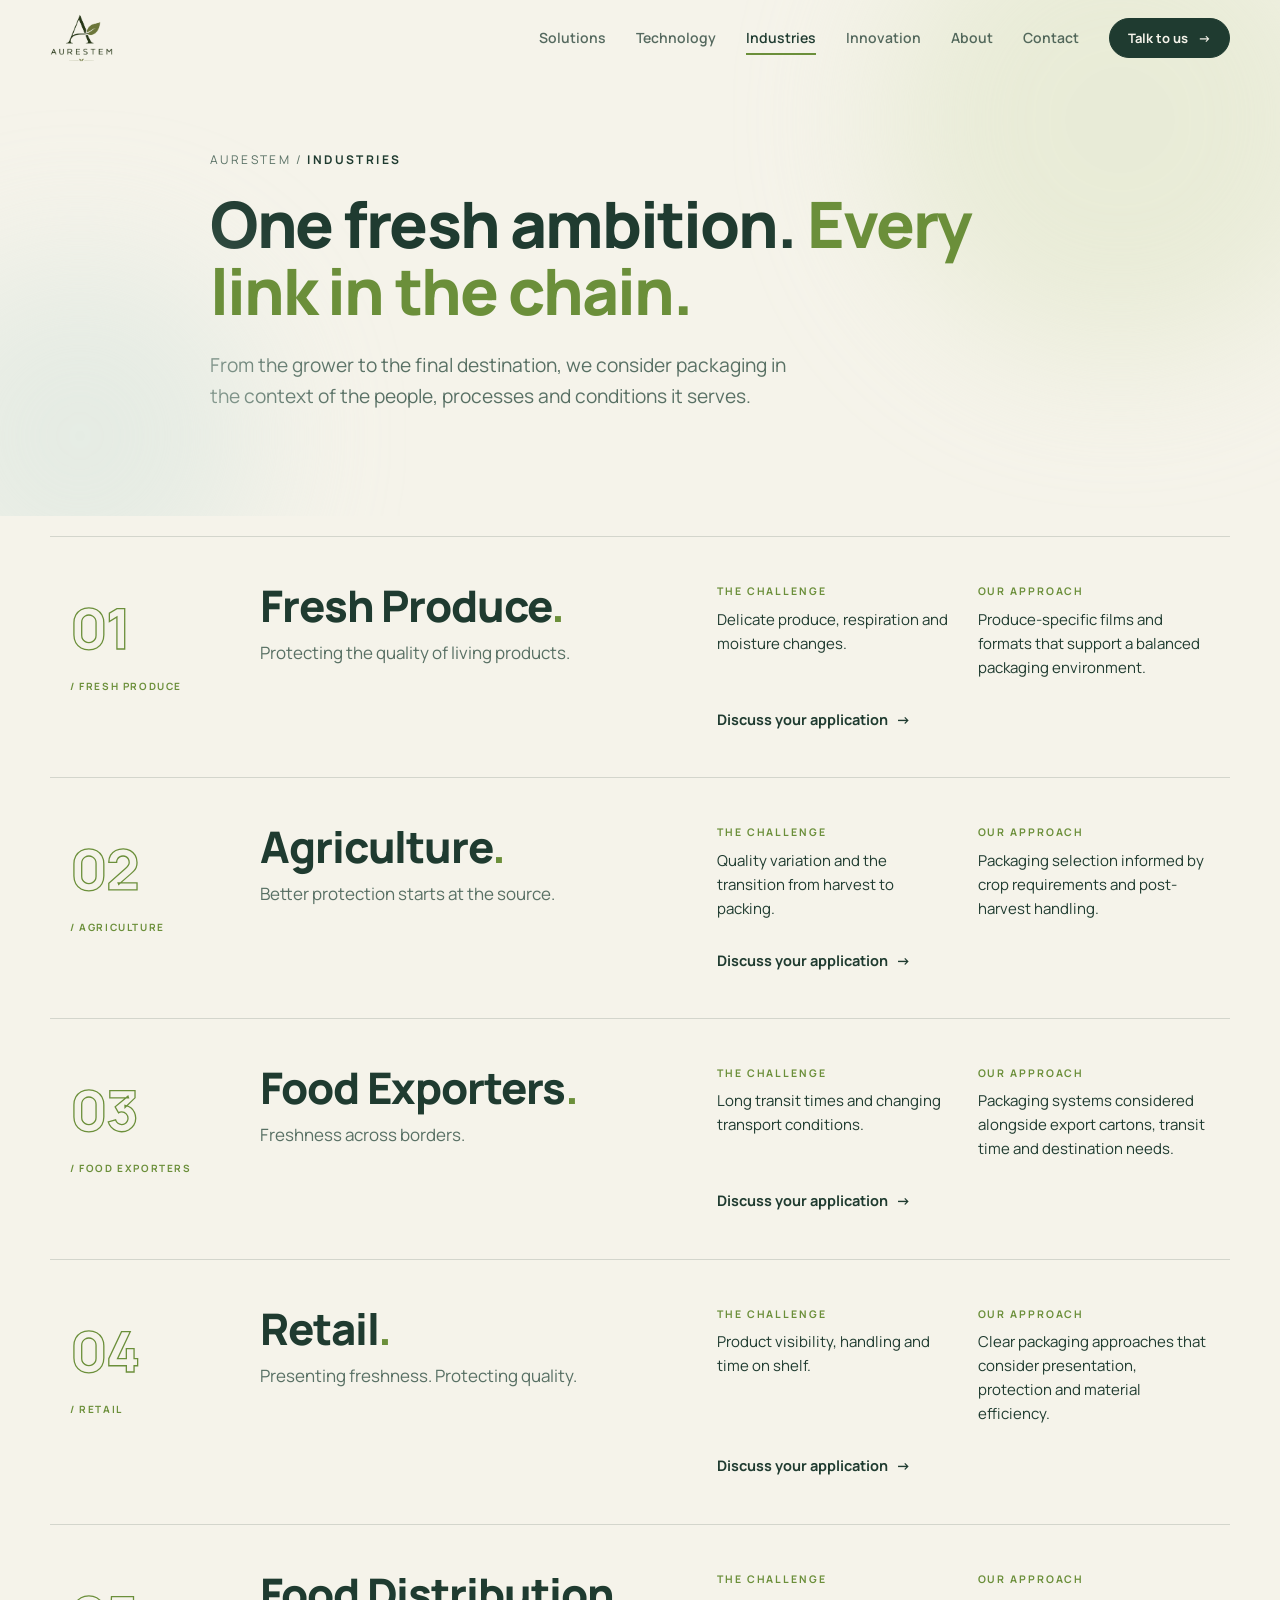
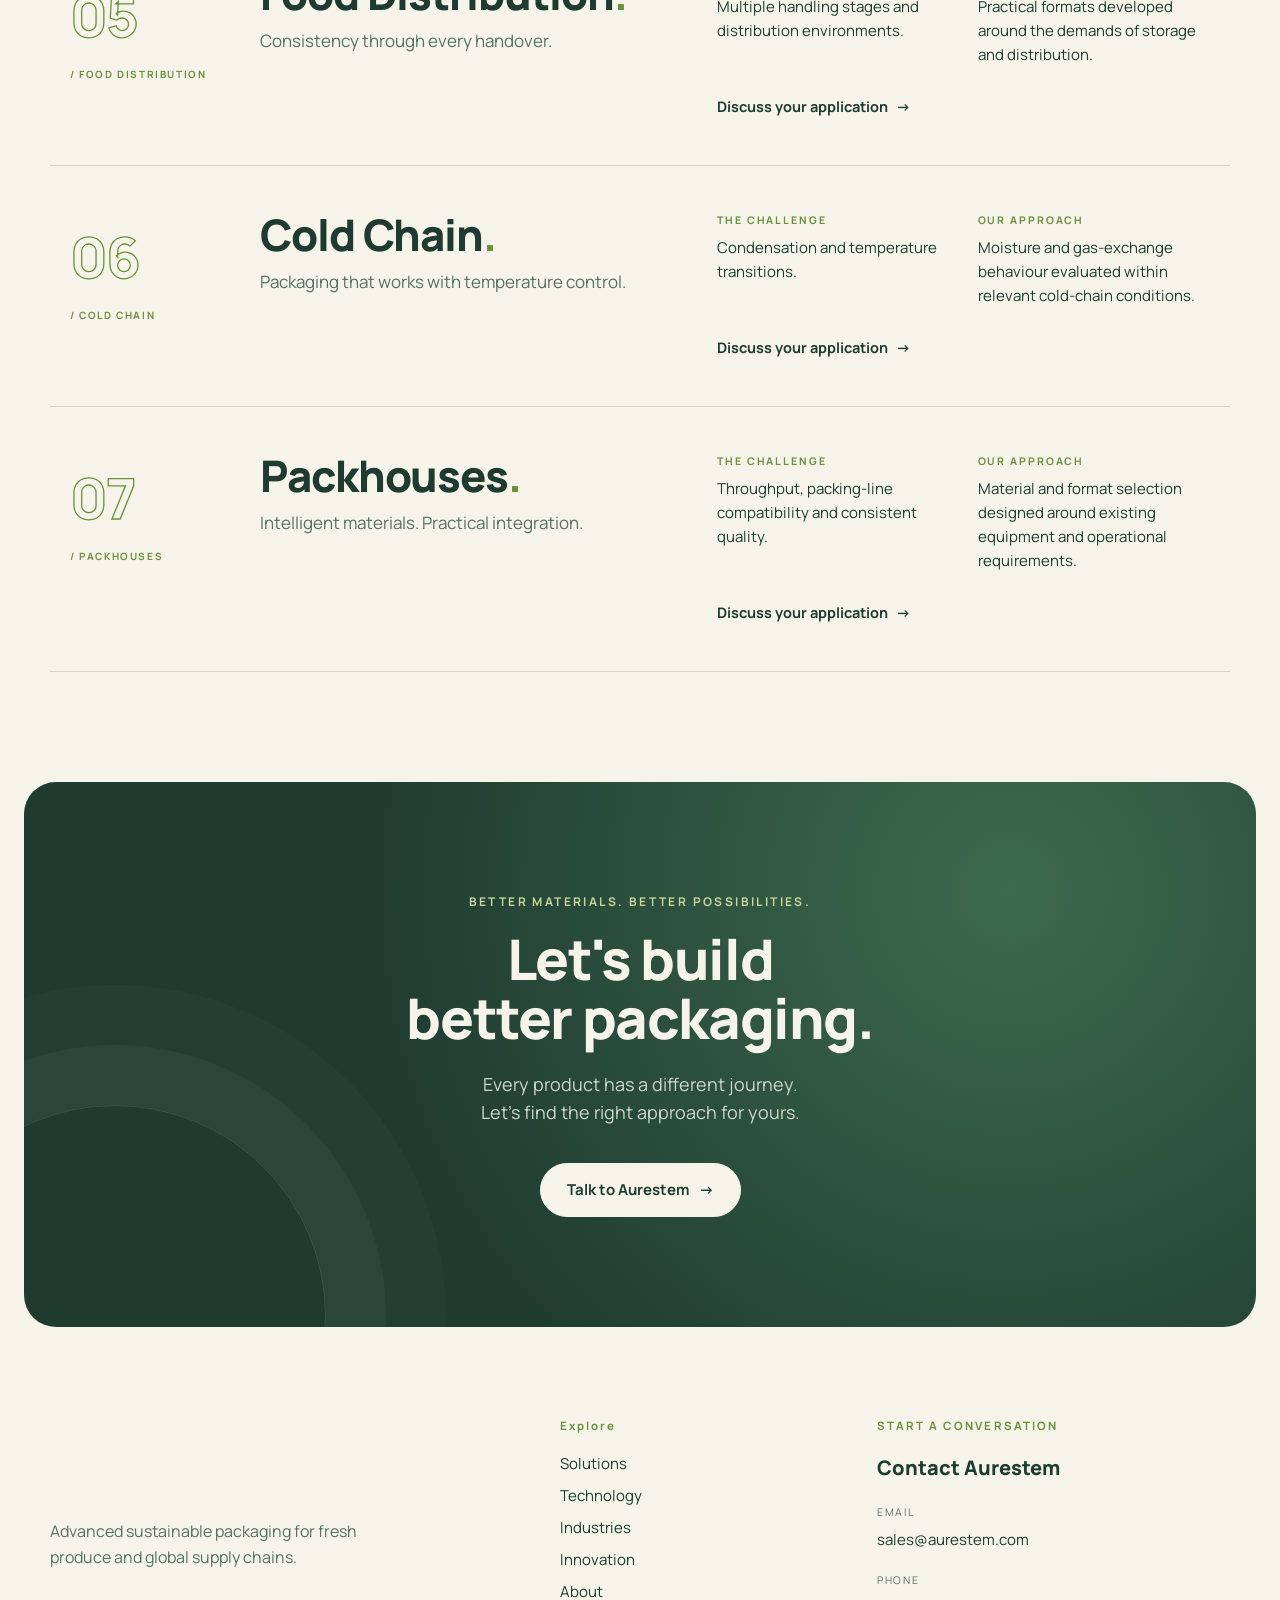
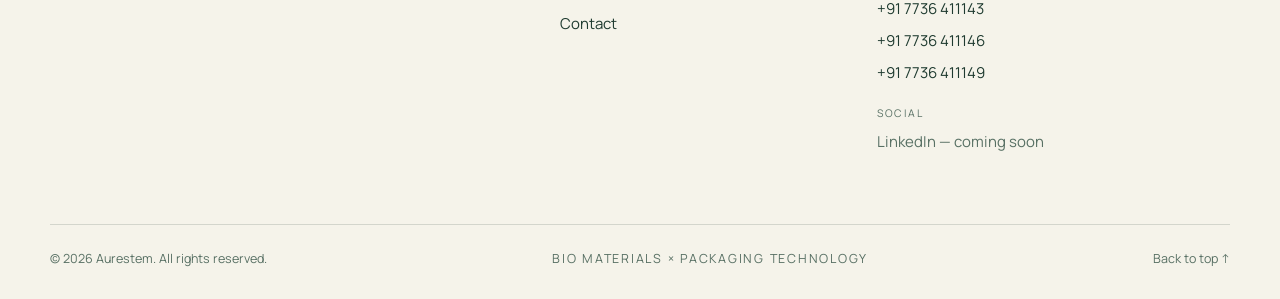
<file: industries.html>
<!doctype html>
<html lang="en">
<head>
<meta charset="utf-8">
<meta name="viewport" content="width=device-width, initial-scale=1">
<title>Industries — AURESTEM</title>
<meta name="description" content="From growers to cold chain and packhouses, packaging considered in the context of every link in the chain.">
<meta property="og:title" content="Industries — AURESTEM">
<meta property="og:description" content="From growers to cold chain and packhouses, packaging considered in the context of every link in the chain.">
<meta property="og:type" content="website">
<link rel="icon" href="favicon.png" type="image/png">
<link rel="preconnect" href="https://fonts.googleapis.com">
<link rel="preconnect" href="https://fonts.gstatic.com" crossorigin>
<link rel="stylesheet" href="https://fonts.googleapis.com/css2?family=Manrope:wght@400;500;600;700;800&display=swap">
<link rel="stylesheet" href="styles.css">
</head>
<body>
<div class="progress" id="progress"></div>
<header class="nav" id="nav">
  <div class="wrap nav-inner">
    <a href="index.html" class="brand" aria-label="Aurestem home"><img src="assets/logo.png" alt="Aurestem"></a>
    <nav class="links" id="links" aria-label="Primary">
      <a href="solutions.html">Solutions</a>
      <a href="technology.html">Technology</a>
      <a href="industries.html" class="active" aria-current="page">Industries</a>
      <a href="innovation.html">Innovation</a>
      <a href="about.html">About</a>
      <a href="contact.html">Contact</a>
      <a href="contact.html" class="btn btn-sm nav-cta">Talk to us <span aria-hidden="true">→</span></a>
    </nav>
    <button class="burger" id="burger" aria-label="Menu" aria-expanded="false" aria-controls="links"><span></span><span></span></button>
  </div>
</header>
<main id="top">

  <section class="hero hero-sm">
    <div class="blob b1"></div><div class="blob b2"></div>
    <div class="wrap hero-copy">
      <p class="crumb reveal"><span>AURESTEM</span> / <b>INDUSTRIES</b></p>
      <h1 class="reveal d1">One fresh ambition. <em>Every link in the chain.</em></h1>
      <p class="lead reveal d2">From the grower to the final destination, we consider packaging in the context of the people, processes and conditions it serves.</p>
    </div>
  </section>

  <section class="industries"><div class="wrap">
    <article class="irow reveal"><div class="in"><span class="num">01</span><span class="kicker">/ FRESH PRODUCE</span></div>
      <div class="ibody"><h2>Fresh Produce<span>.</span></h2><p class="itag">Protecting the quality of living products.</p></div>
      <div class="icols"><div><small>THE CHALLENGE</small><p>Delicate produce, respiration and moisture changes.</p></div><div><small>OUR APPROACH</small><p>Produce-specific films and formats that support a balanced packaging environment.</p></div>
      <a href="contact.html?industry=Fresh Produce" class="more">Discuss your application <b>→</b></a></div></article>
    <article class="irow reveal"><div class="in"><span class="num">02</span><span class="kicker">/ AGRICULTURE</span></div>
      <div class="ibody"><h2>Agriculture<span>.</span></h2><p class="itag">Better protection starts at the source.</p></div>
      <div class="icols"><div><small>THE CHALLENGE</small><p>Quality variation and the transition from harvest to packing.</p></div><div><small>OUR APPROACH</small><p>Packaging selection informed by crop requirements and post-harvest handling.</p></div>
      <a href="contact.html?industry=Agriculture" class="more">Discuss your application <b>→</b></a></div></article>
    <article class="irow reveal"><div class="in"><span class="num">03</span><span class="kicker">/ FOOD EXPORTERS</span></div>
      <div class="ibody"><h2>Food Exporters<span>.</span></h2><p class="itag">Freshness across borders.</p></div>
      <div class="icols"><div><small>THE CHALLENGE</small><p>Long transit times and changing transport conditions.</p></div><div><small>OUR APPROACH</small><p>Packaging systems considered alongside export cartons, transit time and destination needs.</p></div>
      <a href="contact.html?industry=Food Exporters" class="more">Discuss your application <b>→</b></a></div></article>
    <article class="irow reveal"><div class="in"><span class="num">04</span><span class="kicker">/ RETAIL</span></div>
      <div class="ibody"><h2>Retail<span>.</span></h2><p class="itag">Presenting freshness. Protecting quality.</p></div>
      <div class="icols"><div><small>THE CHALLENGE</small><p>Product visibility, handling and time on shelf.</p></div><div><small>OUR APPROACH</small><p>Clear packaging approaches that consider presentation, protection and material efficiency.</p></div>
      <a href="contact.html?industry=Retail" class="more">Discuss your application <b>→</b></a></div></article>
    <article class="irow reveal"><div class="in"><span class="num">05</span><span class="kicker">/ FOOD DISTRIBUTION</span></div>
      <div class="ibody"><h2>Food Distribution<span>.</span></h2><p class="itag">Consistency through every handover.</p></div>
      <div class="icols"><div><small>THE CHALLENGE</small><p>Multiple handling stages and distribution environments.</p></div><div><small>OUR APPROACH</small><p>Practical formats developed around the demands of storage and distribution.</p></div>
      <a href="contact.html?industry=Food Distribution" class="more">Discuss your application <b>→</b></a></div></article>
    <article class="irow reveal"><div class="in"><span class="num">06</span><span class="kicker">/ COLD CHAIN</span></div>
      <div class="ibody"><h2>Cold Chain<span>.</span></h2><p class="itag">Packaging that works with temperature control.</p></div>
      <div class="icols"><div><small>THE CHALLENGE</small><p>Condensation and temperature transitions.</p></div><div><small>OUR APPROACH</small><p>Moisture and gas-exchange behaviour evaluated within relevant cold-chain conditions.</p></div>
      <a href="contact.html?industry=Cold Chain" class="more">Discuss your application <b>→</b></a></div></article>
    <article class="irow reveal"><div class="in"><span class="num">07</span><span class="kicker">/ PACKHOUSES</span></div>
      <div class="ibody"><h2>Packhouses<span>.</span></h2><p class="itag">Intelligent materials. Practical integration.</p></div>
      <div class="icols"><div><small>THE CHALLENGE</small><p>Throughput, packing-line compatibility and consistent quality.</p></div><div><small>OUR APPROACH</small><p>Material and format selection designed around existing equipment and operational requirements.</p></div>
      <a href="contact.html?industry=Packhouses" class="more">Discuss your application <b>→</b></a></div></article></div></section>

  <section class="cta">
    <div class="wrap cta-inner reveal">
      <p class="eyebrow light">BETTER MATERIALS. BETTER POSSIBILITIES.</p>
      <h2>Let's build<br>better packaging.</h2>
      <p>Every product has a different journey.<br>Let's find the right approach for yours.</p>
      <a href="contact.html" class="btn btn-light">Talk to Aurestem <span aria-hidden="true">→</span></a>
    </div>
  </section>
</main>
<footer class="footer" id="contact">
  <div class="wrap foot-grid">
    <div class="foot-brand">
      <img src="assets/logo-light.png" alt="Aurestem">
      <p>Advanced sustainable packaging for fresh produce and global supply chains.</p>
    </div>
    <nav class="foot-col" aria-label="Footer">
      <h4>Explore</h4>
      <a href="solutions.html">Solutions</a>
      <a href="technology.html">Technology</a>
      <a href="industries.html">Industries</a>
      <a href="innovation.html">Innovation</a>
      <a href="about.html">About</a>
      <a href="contact.html">Contact</a>
    </nav>
    <div class="foot-col">
      <h4>START A CONVERSATION</h4>
      <p class="contact-title">Contact Aurestem</p>
      <small>EMAIL</small>
      <a href="mailto:sales@aurestem.com">sales@aurestem.com</a>
      <small>PHONE</small>
      <a href="tel:+917736411143">+91 7736 411143</a>
      <a href="tel:+917736411146">+91 7736 411146</a>
      <a href="tel:+917736411149">+91 7736 411149</a>
      <small>SOCIAL</small>
      <span class="soon">LinkedIn — coming soon</span>
    </div>
  </div>
  <div class="wrap foot-bar">
    <span>© <span id="year">2026</span> Aurestem. All rights reserved.</span>
    <span class="bm">BIO MATERIALS × PACKAGING TECHNOLOGY</span>
    <a href="#top">Back to top ↑</a>
  </div>
</footer>
<script src="script.js"></script>
</body>
</html>
</file>
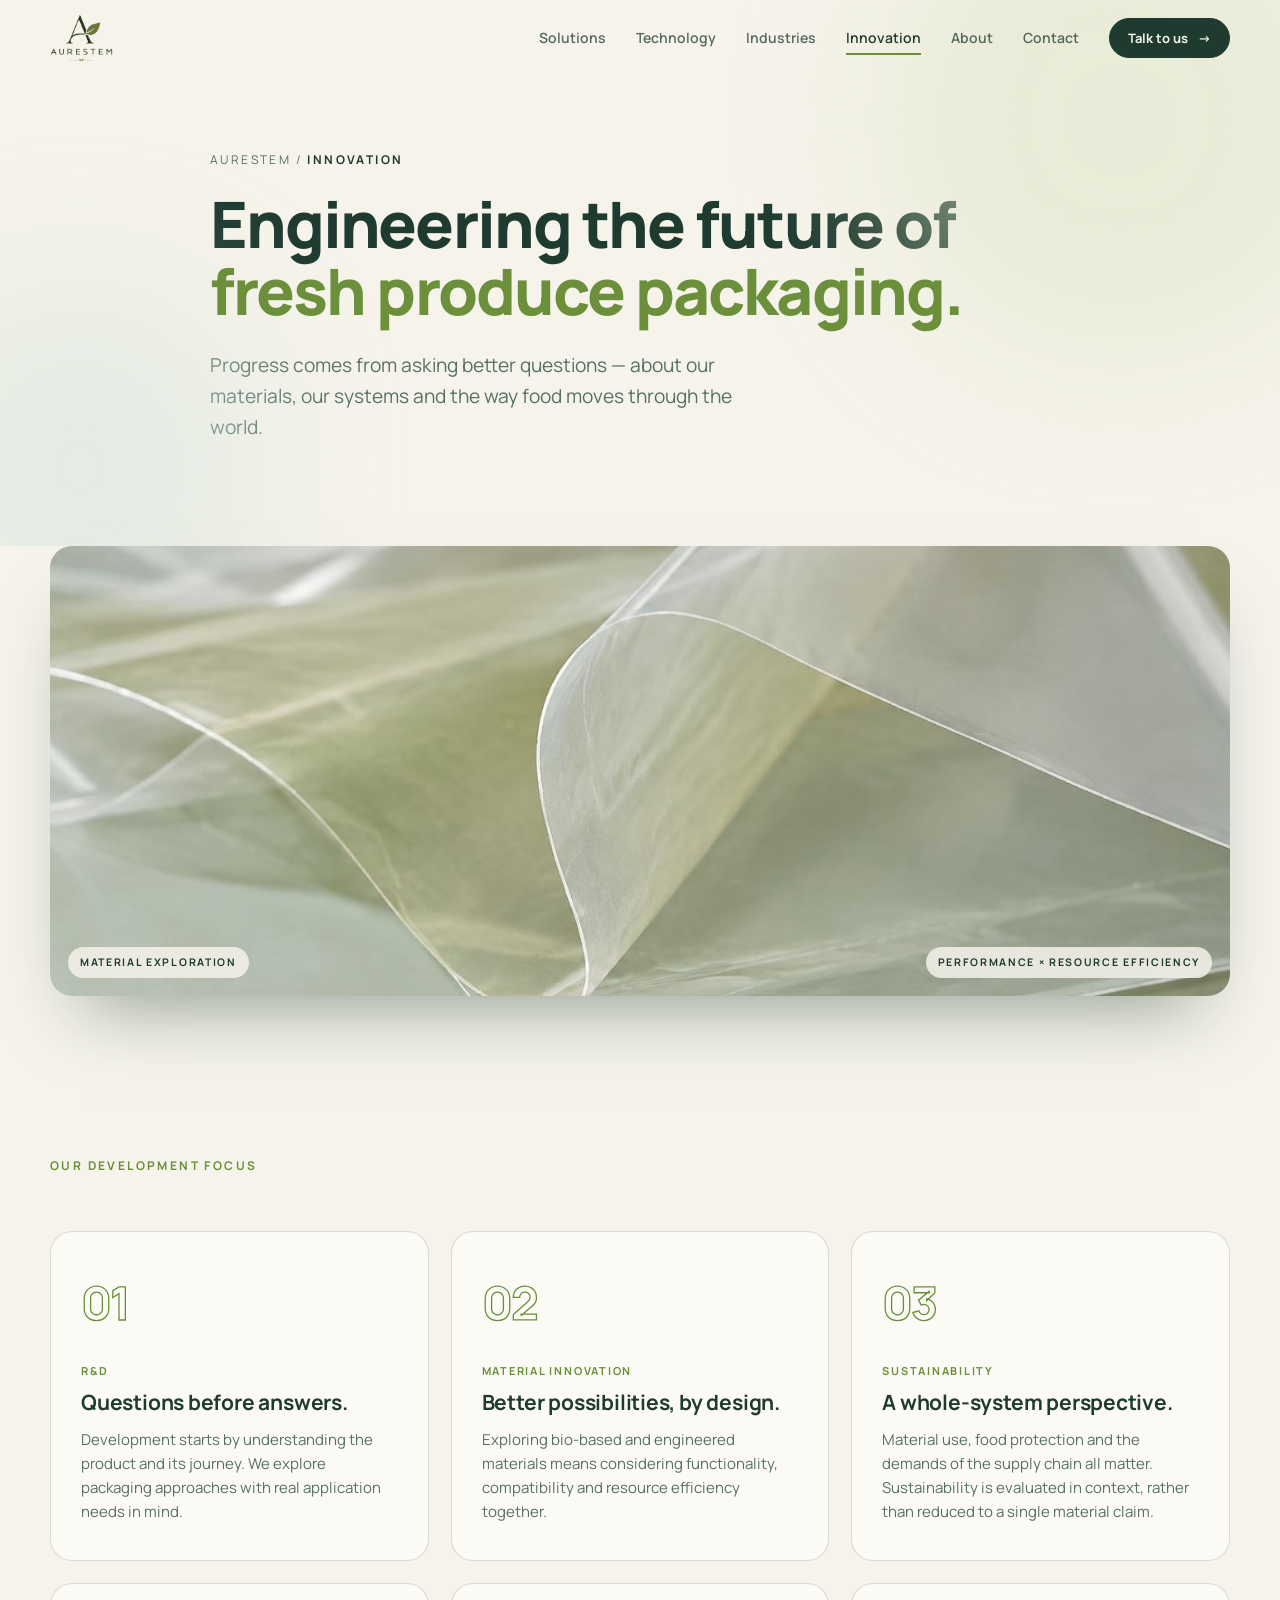
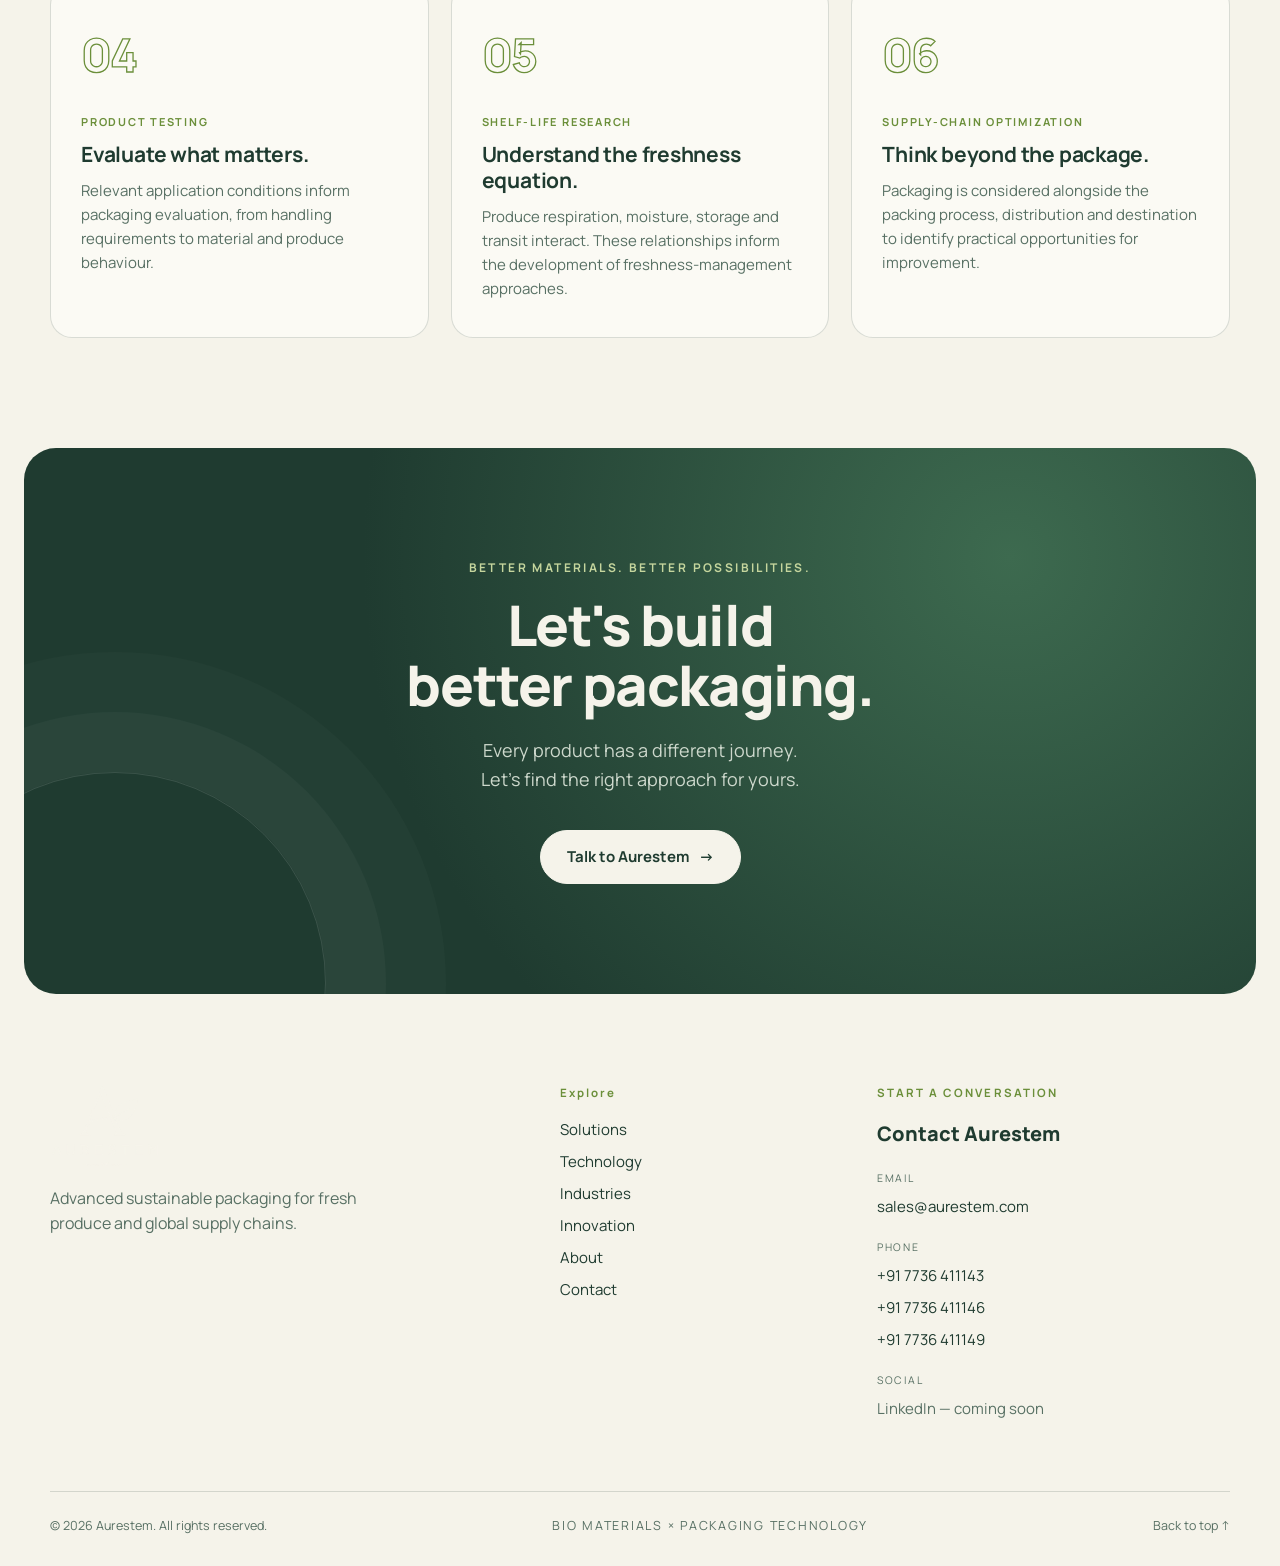
<file: innovation.html>
<!doctype html>
<html lang="en">
<head>
<meta charset="utf-8">
<meta name="viewport" content="width=device-width, initial-scale=1">
<title>Innovation — AURESTEM</title>
<meta name="description" content="R&amp;D, material innovation, testing and shelf-life research for fresh produce packaging.">
<meta property="og:title" content="Innovation — AURESTEM">
<meta property="og:description" content="R&amp;D, material innovation, testing and shelf-life research for fresh produce packaging.">
<meta property="og:type" content="website">
<link rel="icon" href="favicon.png" type="image/png">
<link rel="preconnect" href="https://fonts.googleapis.com">
<link rel="preconnect" href="https://fonts.gstatic.com" crossorigin>
<link rel="stylesheet" href="https://fonts.googleapis.com/css2?family=Manrope:wght@400;500;600;700;800&display=swap">
<link rel="stylesheet" href="styles.css">
</head>
<body>
<div class="progress" id="progress"></div>
<header class="nav" id="nav">
  <div class="wrap nav-inner">
    <a href="index.html" class="brand" aria-label="Aurestem home"><img src="assets/logo.png" alt="Aurestem"></a>
    <nav class="links" id="links" aria-label="Primary">
      <a href="solutions.html">Solutions</a>
      <a href="technology.html">Technology</a>
      <a href="industries.html">Industries</a>
      <a href="innovation.html" class="active" aria-current="page">Innovation</a>
      <a href="about.html">About</a>
      <a href="contact.html">Contact</a>
      <a href="contact.html" class="btn btn-sm nav-cta">Talk to us <span aria-hidden="true">→</span></a>
    </nav>
    <button class="burger" id="burger" aria-label="Menu" aria-expanded="false" aria-controls="links"><span></span><span></span></button>
  </div>
</header>
<main id="top">

  <section class="hero hero-sm">
    <div class="blob b1"></div><div class="blob b2"></div>
    <div class="wrap hero-copy">
      <p class="crumb reveal"><span>AURESTEM</span> / <b>INNOVATION</b></p>
      <h1 class="reveal d1">Engineering the future of <em>fresh produce packaging.</em></h1>
      <p class="lead reveal d2">Progress comes from asking better questions — about our materials, our systems and the way food moves through the world.</p>
    </div>
  </section>

  <section class="study" style="padding-top:0">
    <div class="wrap"><div class="photo wide reveal"><img src="assets/material-film.jpg" alt="Translucent biomaterial film" loading="lazy">
      <span class="photo-tag">MATERIAL EXPLORATION</span><span class="photo-tag r">PERFORMANCE × RESOURCE EFFICIENCY</span></div></div>
  </section>
  <section class="areas" style="padding-top:40px">
    <div class="wrap">
      <div class="sec-head"><p class="eyebrow reveal">OUR DEVELOPMENT FOCUS</p></div>
      <div class="areas-grid"><article class="card reveal"><span class="num">01</span><span class="kicker">R&D</span><h3>Questions before answers.</h3><p>Development starts by understanding the product and its journey. We explore packaging approaches with real application needs in mind.</p></article><article class="card reveal d1"><span class="num">02</span><span class="kicker">MATERIAL INNOVATION</span><h3>Better possibilities, by design.</h3><p>Exploring bio-based and engineered materials means considering functionality, compatibility and resource efficiency together.</p></article><article class="card reveal d2"><span class="num">03</span><span class="kicker">SUSTAINABILITY</span><h3>A whole-system perspective.</h3><p>Material use, food protection and the demands of the supply chain all matter. Sustainability is evaluated in context, rather than reduced to a single material claim.</p></article><article class="card reveal"><span class="num">04</span><span class="kicker">PRODUCT TESTING</span><h3>Evaluate what matters.</h3><p>Relevant application conditions inform packaging evaluation, from handling requirements to material and produce behaviour.</p></article><article class="card reveal d1"><span class="num">05</span><span class="kicker">SHELF-LIFE RESEARCH</span><h3>Understand the freshness equation.</h3><p>Produce respiration, moisture, storage and transit interact. These relationships inform the development of freshness-management approaches.</p></article><article class="card reveal d2"><span class="num">06</span><span class="kicker">SUPPLY-CHAIN OPTIMIZATION</span><h3>Think beyond the package.</h3><p>Packaging is considered alongside the packing process, distribution and destination to identify practical opportunities for improvement.</p></article></div>
    </div>
  </section>

  <section class="cta">
    <div class="wrap cta-inner reveal">
      <p class="eyebrow light">BETTER MATERIALS. BETTER POSSIBILITIES.</p>
      <h2>Let's build<br>better packaging.</h2>
      <p>Every product has a different journey.<br>Let's find the right approach for yours.</p>
      <a href="contact.html" class="btn btn-light">Talk to Aurestem <span aria-hidden="true">→</span></a>
    </div>
  </section>
</main>
<footer class="footer" id="contact">
  <div class="wrap foot-grid">
    <div class="foot-brand">
      <img src="assets/logo-light.png" alt="Aurestem">
      <p>Advanced sustainable packaging for fresh produce and global supply chains.</p>
    </div>
    <nav class="foot-col" aria-label="Footer">
      <h4>Explore</h4>
      <a href="solutions.html">Solutions</a>
      <a href="technology.html">Technology</a>
      <a href="industries.html">Industries</a>
      <a href="innovation.html">Innovation</a>
      <a href="about.html">About</a>
      <a href="contact.html">Contact</a>
    </nav>
    <div class="foot-col">
      <h4>START A CONVERSATION</h4>
      <p class="contact-title">Contact Aurestem</p>
      <small>EMAIL</small>
      <a href="mailto:sales@aurestem.com">sales@aurestem.com</a>
      <small>PHONE</small>
      <a href="tel:+917736411143">+91 7736 411143</a>
      <a href="tel:+917736411146">+91 7736 411146</a>
      <a href="tel:+917736411149">+91 7736 411149</a>
      <small>SOCIAL</small>
      <span class="soon">LinkedIn — coming soon</span>
    </div>
  </div>
  <div class="wrap foot-bar">
    <span>© <span id="year">2026</span> Aurestem. All rights reserved.</span>
    <span class="bm">BIO MATERIALS × PACKAGING TECHNOLOGY</span>
    <a href="#top">Back to top ↑</a>
  </div>
</footer>
<script src="script.js"></script>
</body>
</html>
</file>
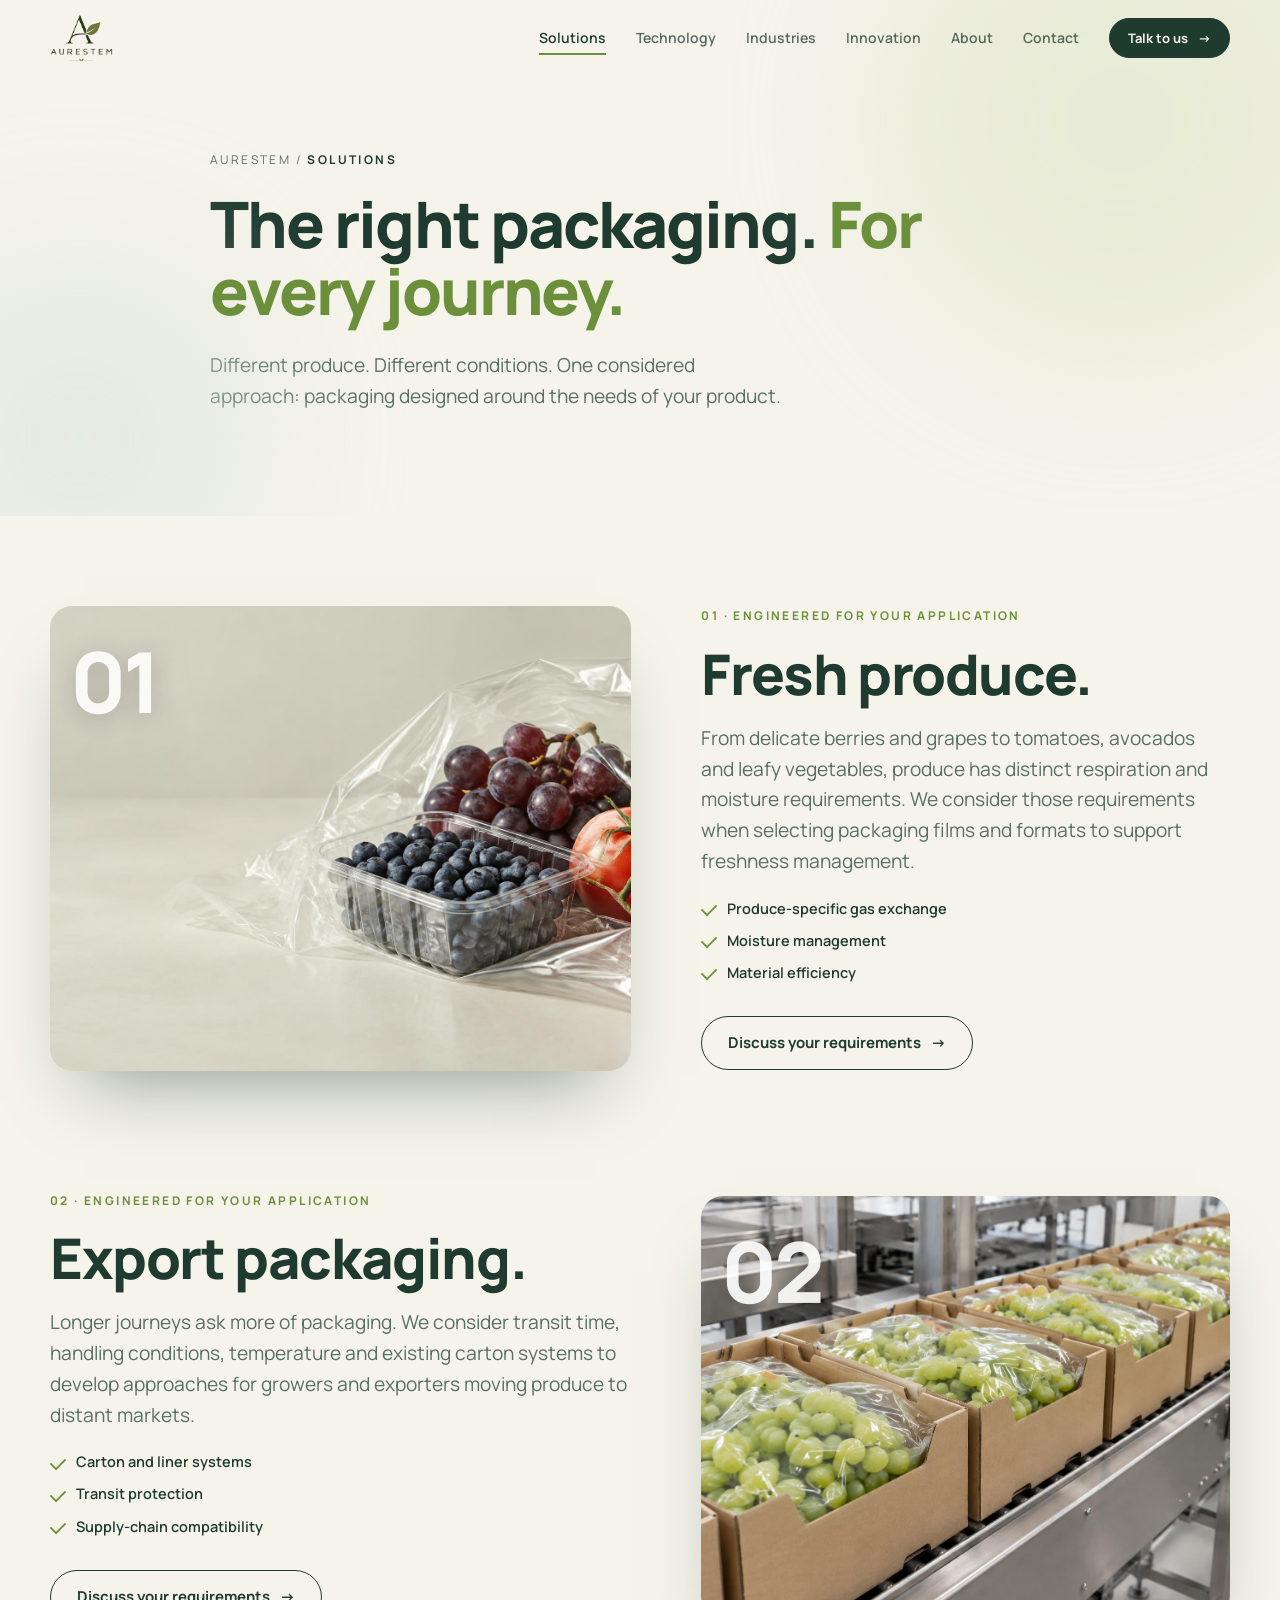
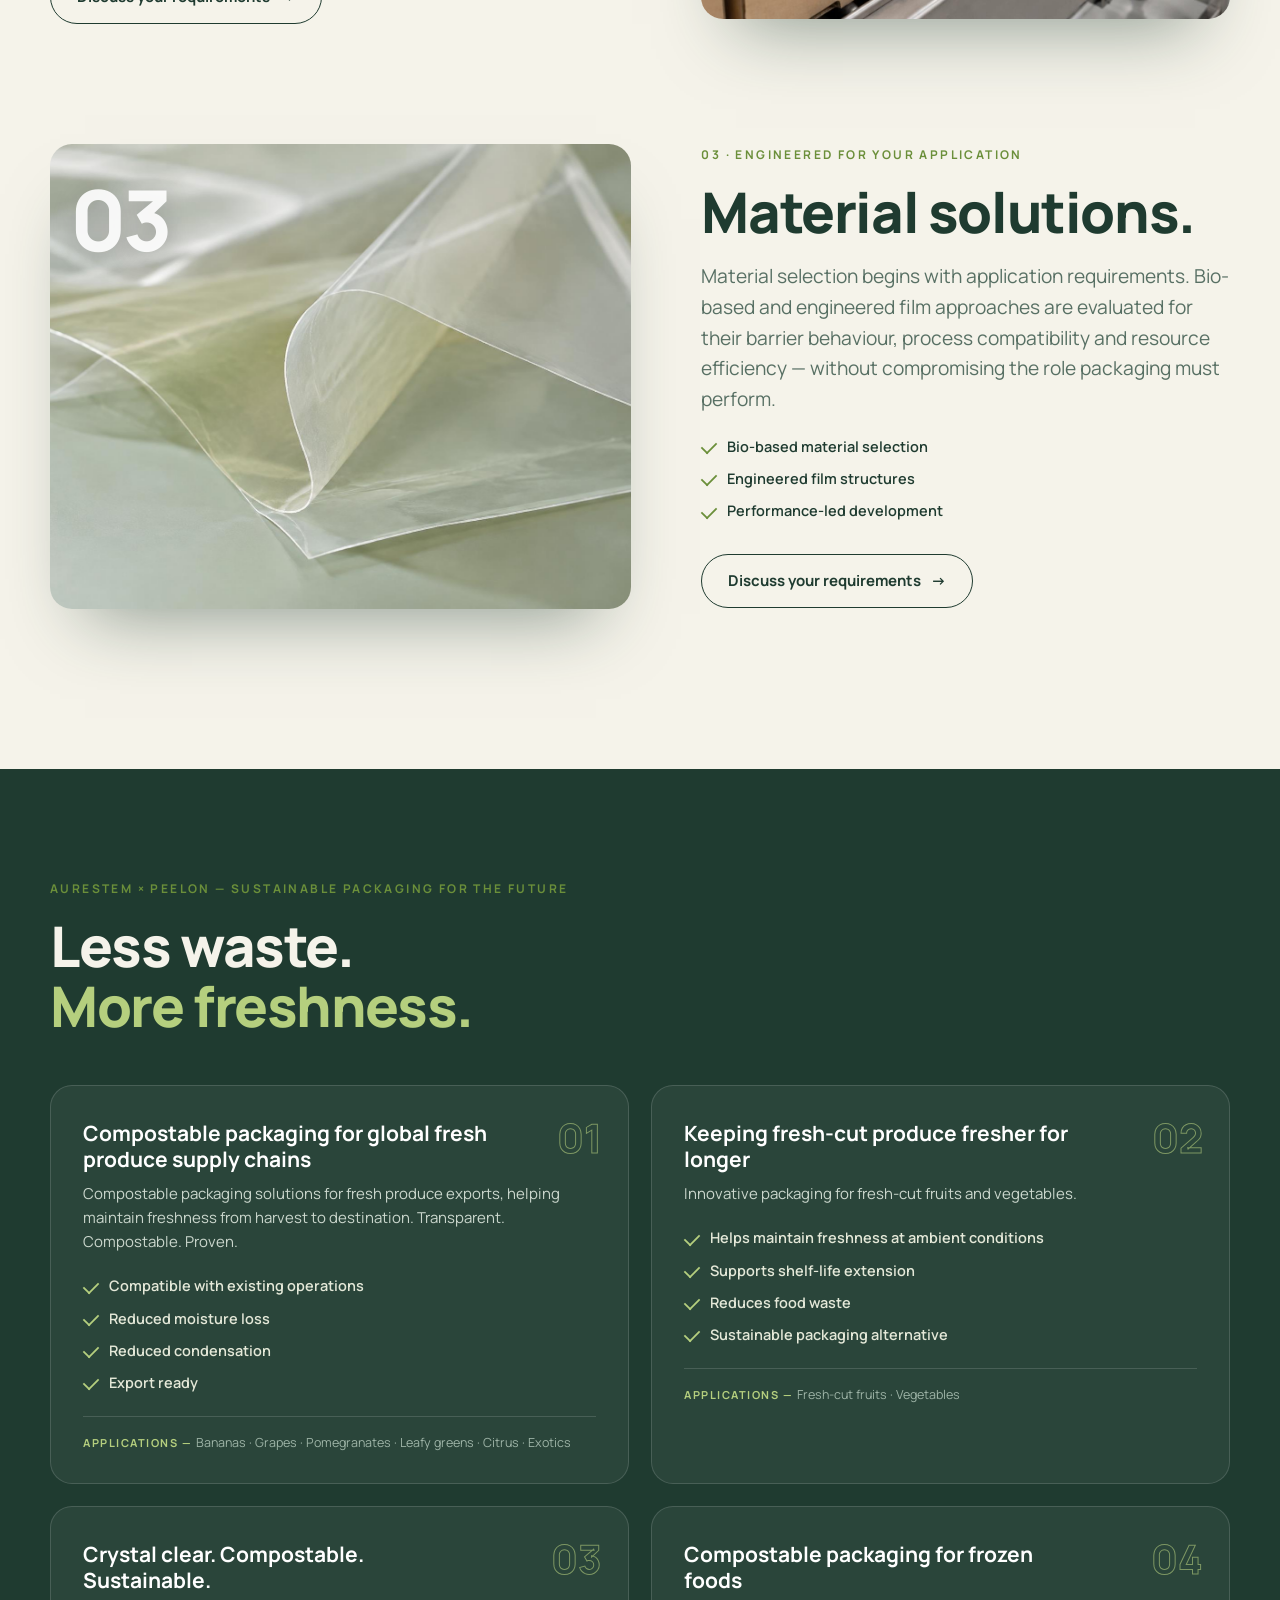
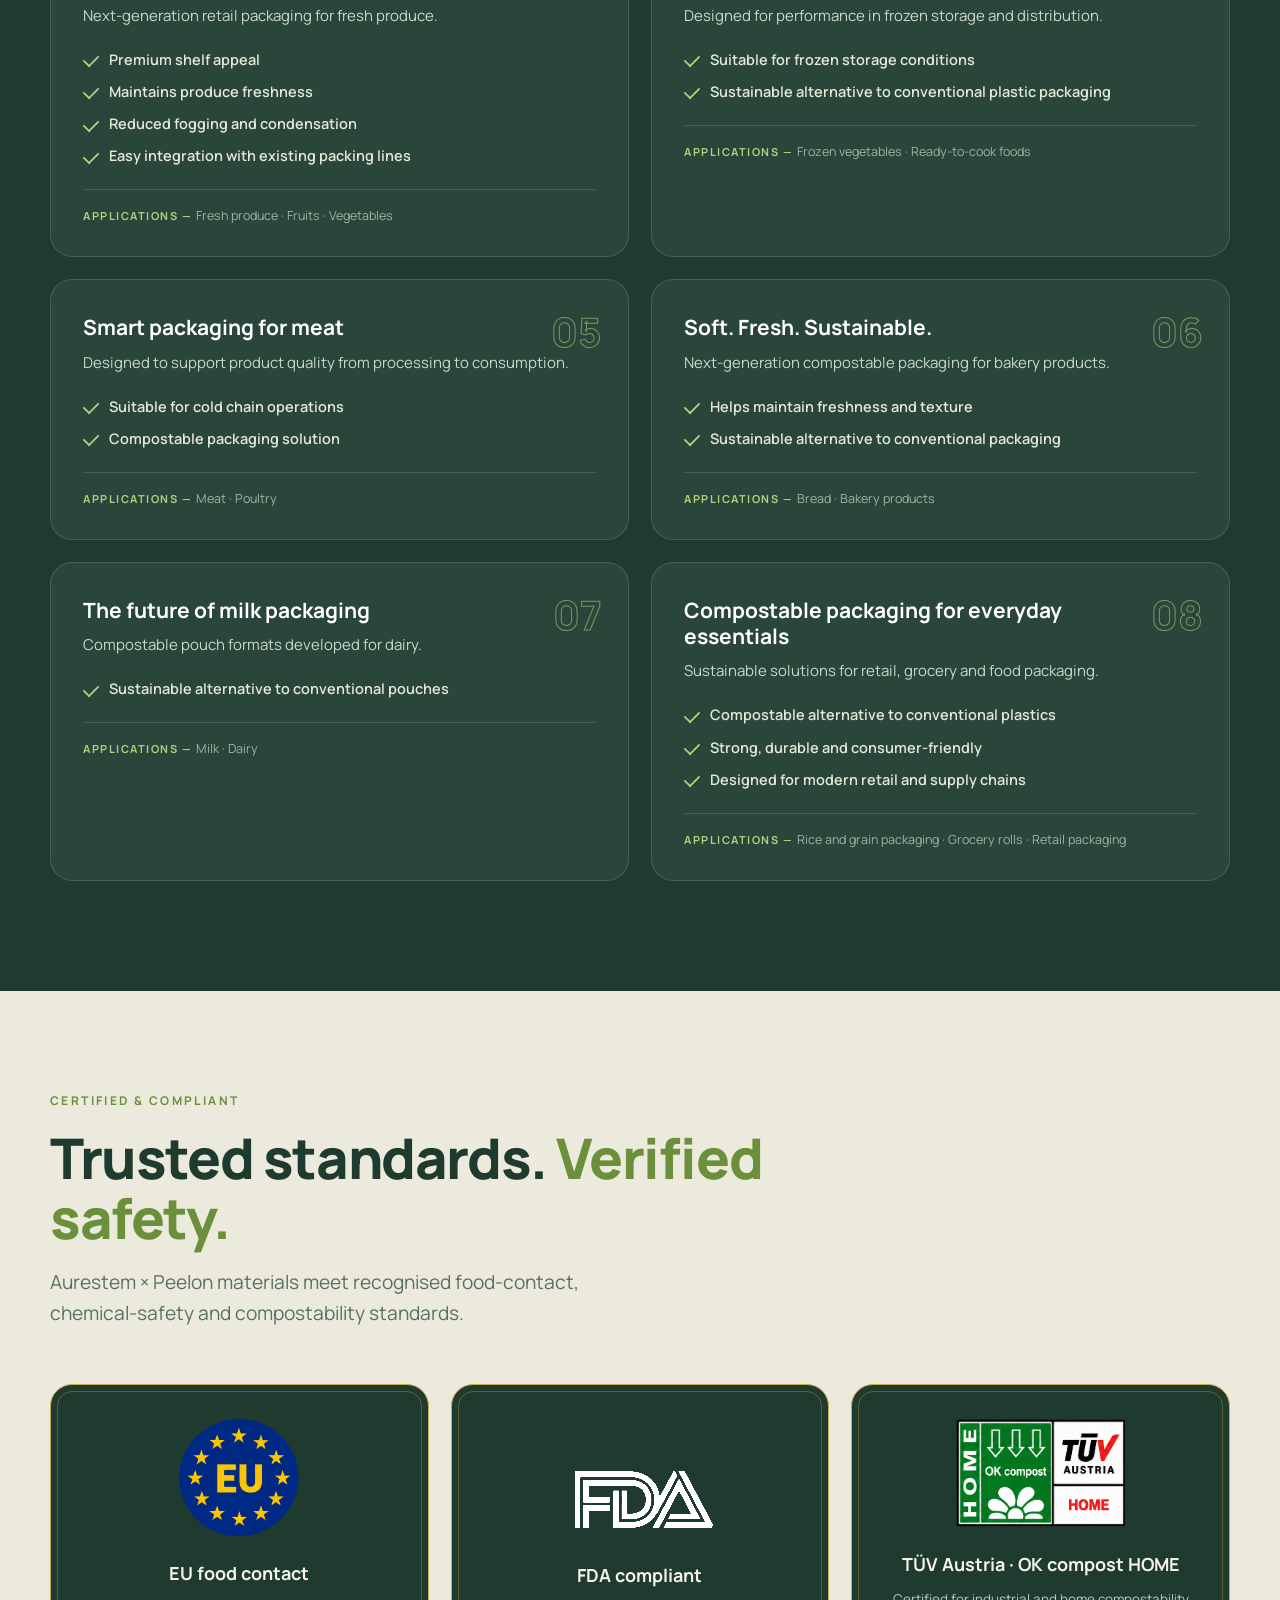
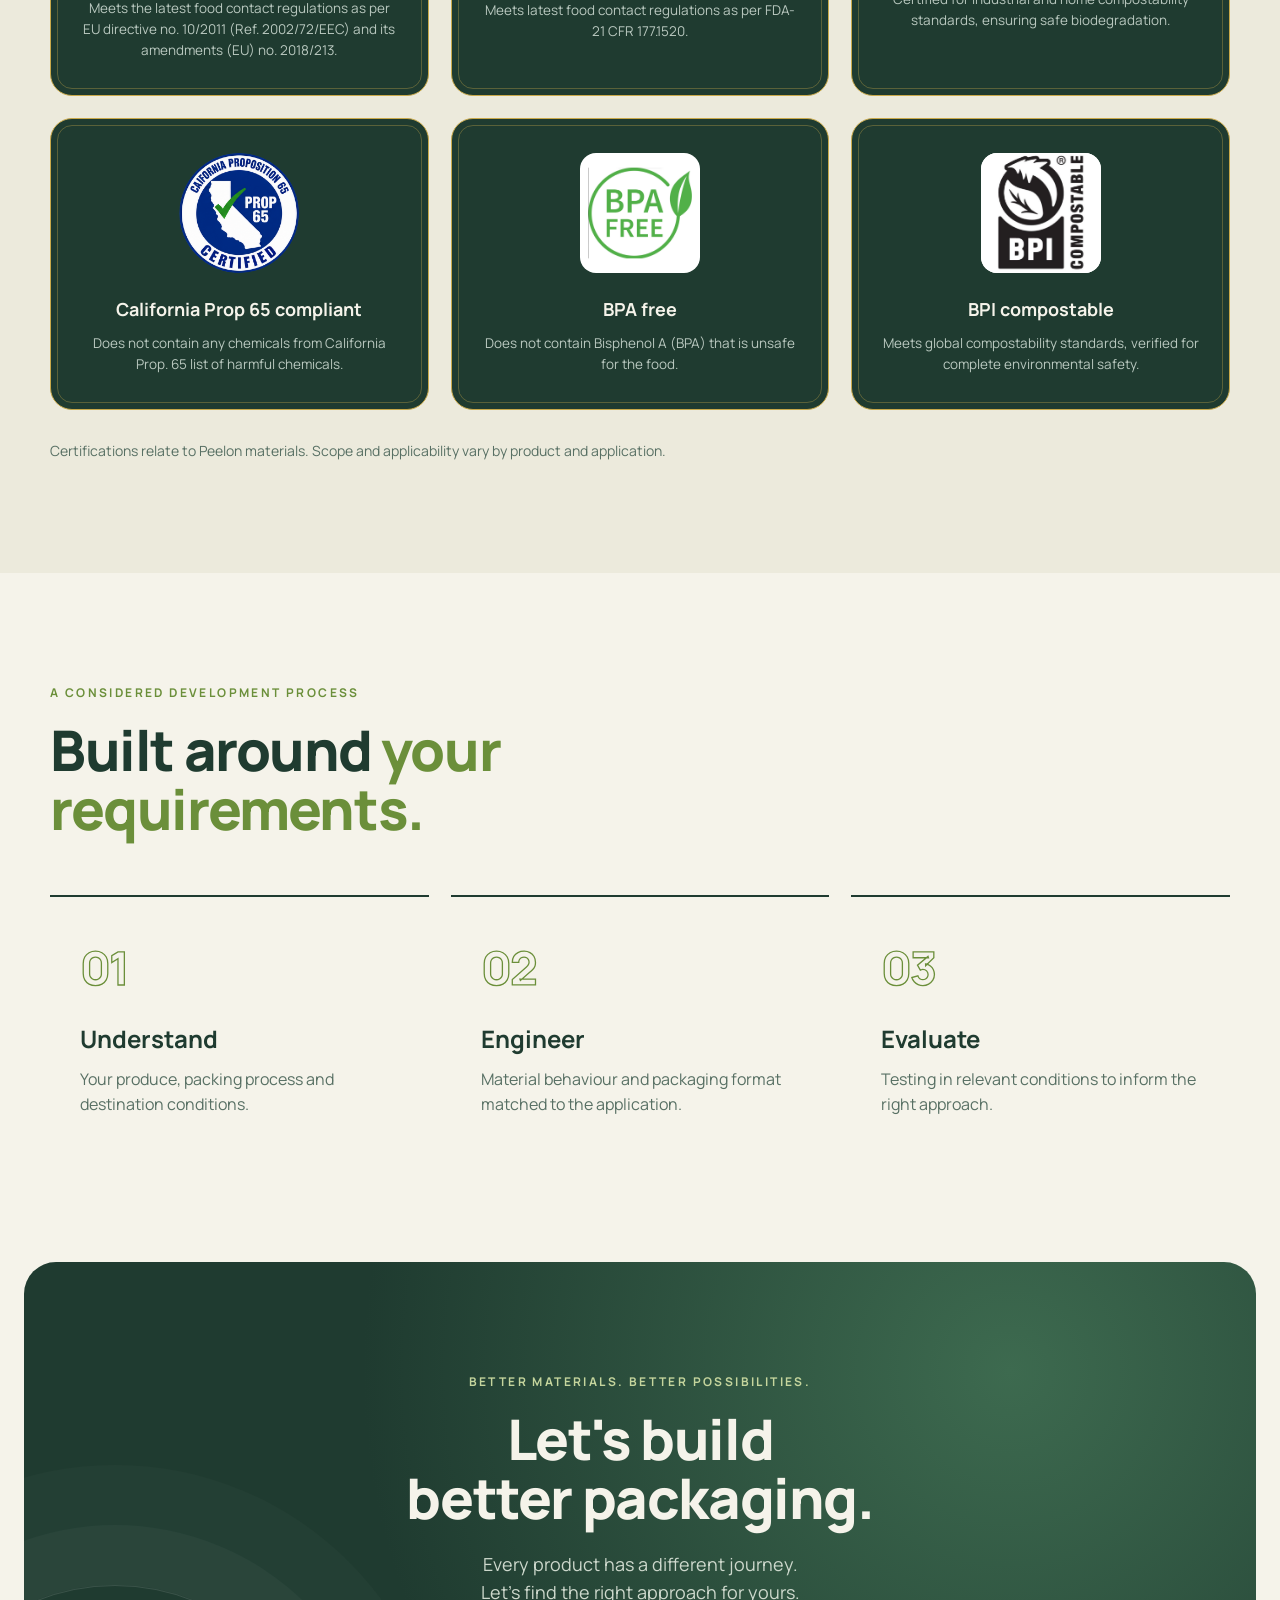
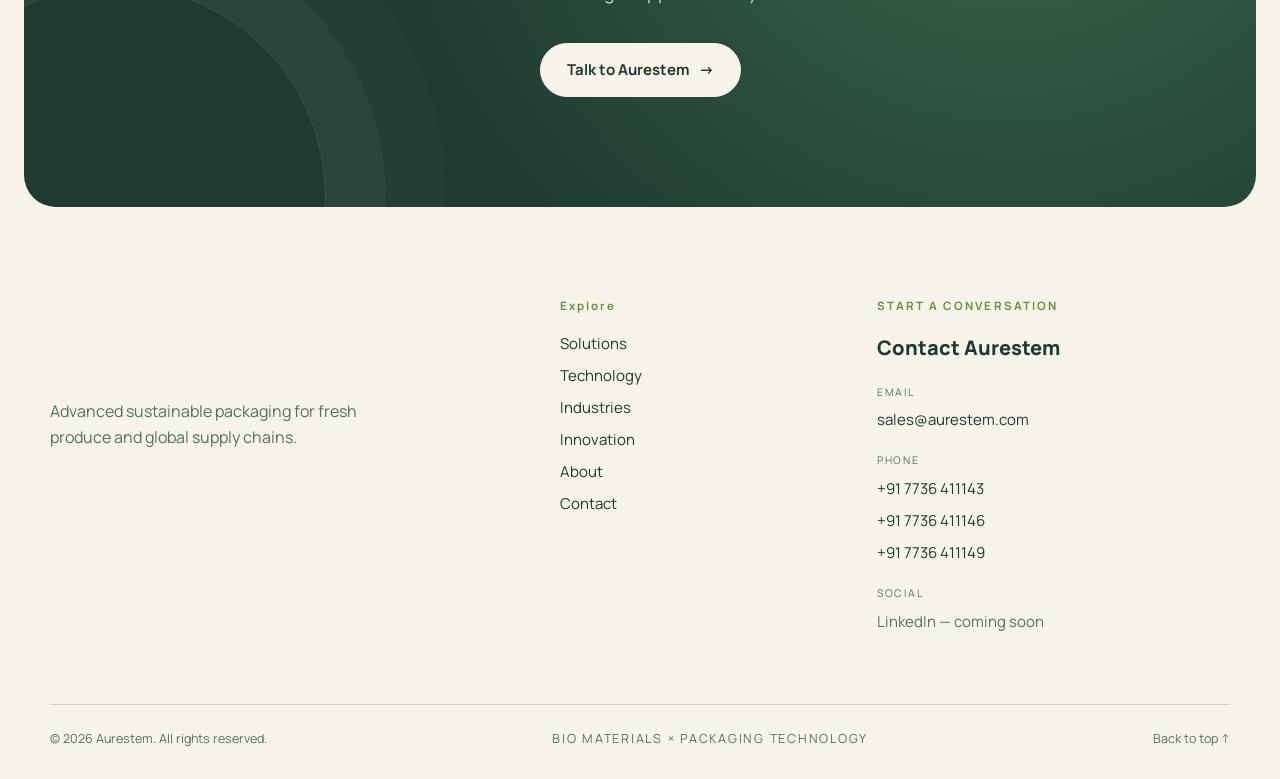
<file: solutions.html>
<!doctype html>
<html lang="en">
<head>
<meta charset="utf-8">
<meta name="viewport" content="width=device-width, initial-scale=1">
<title>Packaging solutions — AURESTEM</title>
<meta name="description" content="Fresh produce, export packaging and material solutions engineered around the needs of your product.">
<meta property="og:title" content="Packaging solutions — AURESTEM">
<meta property="og:description" content="Fresh produce, export packaging and material solutions engineered around the needs of your product.">
<meta property="og:type" content="website">
<link rel="icon" href="favicon.png" type="image/png">
<link rel="preconnect" href="https://fonts.googleapis.com">
<link rel="preconnect" href="https://fonts.gstatic.com" crossorigin>
<link rel="stylesheet" href="https://fonts.googleapis.com/css2?family=Manrope:wght@400;500;600;700;800&display=swap">
<link rel="stylesheet" href="styles.css">
</head>
<body>
<div class="progress" id="progress"></div>
<header class="nav" id="nav">
  <div class="wrap nav-inner">
    <a href="index.html" class="brand" aria-label="Aurestem home"><img src="assets/logo.png" alt="Aurestem"></a>
    <nav class="links" id="links" aria-label="Primary">
      <a href="solutions.html" class="active" aria-current="page">Solutions</a>
      <a href="technology.html">Technology</a>
      <a href="industries.html">Industries</a>
      <a href="innovation.html">Innovation</a>
      <a href="about.html">About</a>
      <a href="contact.html">Contact</a>
      <a href="contact.html" class="btn btn-sm nav-cta">Talk to us <span aria-hidden="true">→</span></a>
    </nav>
    <button class="burger" id="burger" aria-label="Menu" aria-expanded="false" aria-controls="links"><span></span><span></span></button>
  </div>
</header>
<main id="top">

  <section class="hero hero-sm">
    <div class="blob b1"></div><div class="blob b2"></div>
    <div class="wrap hero-copy">
      <p class="crumb reveal"><span>AURESTEM</span> / <b>SOLUTIONS</b></p>
      <h1 class="reveal d1">The right packaging. <em>For every journey.</em></h1>
      <p class="lead reveal d2">Different produce. Different conditions. One considered approach: packaging designed around the needs of your product.</p>
    </div>
  </section>

  <section class="features"><div class="wrap">
    <article class="feature">
      <div class="feature-img reveal"><img src="assets/produce-hero.jpg" alt="" loading="lazy"><span class="big-n">01</span></div>
      <div class="feature-copy">
        <p class="eyebrow reveal">01 · ENGINEERED FOR YOUR APPLICATION</p>
        <h2 class="reveal d1">Fresh produce.</h2>
        <p class="lead reveal d2">From delicate berries and grapes to tomatoes, avocados and leafy vegetables, produce has distinct respiration and moisture requirements. We consider those requirements when selecting packaging films and formats to support freshness management.</p>
        <ul class="ticks reveal d2"><li>Produce-specific gas exchange</li><li>Moisture management</li><li>Material efficiency</li></ul>
        <a href="contact.html" class="btn btn-ghost reveal d3">Discuss your requirements <span aria-hidden="true">→</span></a>
      </div>
    </article>
    <article class="feature flip">
      <div class="feature-img reveal"><img src="assets/export-packaging.jpg" alt="" loading="lazy"><span class="big-n">02</span></div>
      <div class="feature-copy">
        <p class="eyebrow reveal">02 · ENGINEERED FOR YOUR APPLICATION</p>
        <h2 class="reveal d1">Export packaging.</h2>
        <p class="lead reveal d2">Longer journeys ask more of packaging. We consider transit time, handling conditions, temperature and existing carton systems to develop approaches for growers and exporters moving produce to distant markets.</p>
        <ul class="ticks reveal d2"><li>Carton and liner systems</li><li>Transit protection</li><li>Supply-chain compatibility</li></ul>
        <a href="contact.html" class="btn btn-ghost reveal d3">Discuss your requirements <span aria-hidden="true">→</span></a>
      </div>
    </article>
    <article class="feature">
      <div class="feature-img reveal"><img src="assets/material-film.jpg" alt="" loading="lazy"><span class="big-n">03</span></div>
      <div class="feature-copy">
        <p class="eyebrow reveal">03 · ENGINEERED FOR YOUR APPLICATION</p>
        <h2 class="reveal d1">Material solutions.</h2>
        <p class="lead reveal d2">Material selection begins with application requirements. Bio-based and engineered film approaches are evaluated for their barrier behaviour, process compatibility and resource efficiency — without compromising the role packaging must perform.</p>
        <ul class="ticks reveal d2"><li>Bio-based material selection</li><li>Engineered film structures</li><li>Performance-led development</li></ul>
        <a href="contact.html" class="btn btn-ghost reveal d3">Discuss your requirements <span aria-hidden="true">→</span></a>
      </div>
    </article>
  </div></section>

  <section class="statement peelon">
    <div class="wrap">
      <p class="eyebrow reveal">AURESTEM × PEELON — SUSTAINABLE PACKAGING FOR THE FUTURE</p>
      <h2 class="reveal d1">Less waste.<br><span>More freshness.</span></h2>
      <div class="pgrid"><article class="pcard reveal"><span class="pn">01</span><h3>Compostable packaging for global fresh produce supply chains</h3><p>Compostable packaging solutions for fresh produce exports, helping maintain freshness from harvest to destination. Transparent. Compostable. Proven.</p><ul class="ticks"><li>Compatible with existing operations</li><li>Reduced moisture loss</li><li>Reduced condensation</li><li>Export ready</li></ul><p class="apps"><b>APPLICATIONS —</b> Bananas · Grapes · Pomegranates · Leafy greens · Citrus · Exotics</p></article><article class="pcard reveal d1"><span class="pn">02</span><h3>Keeping fresh-cut produce fresher for longer</h3><p>Innovative packaging for fresh-cut fruits and vegetables.</p><ul class="ticks"><li>Helps maintain freshness at ambient conditions</li><li>Supports shelf-life extension</li><li>Reduces food waste</li><li>Sustainable packaging alternative</li></ul><p class="apps"><b>APPLICATIONS —</b> Fresh-cut fruits · Vegetables</p></article><article class="pcard reveal"><span class="pn">03</span><h3>Crystal clear. Compostable. Sustainable.</h3><p>Next-generation retail packaging for fresh produce.</p><ul class="ticks"><li>Premium shelf appeal</li><li>Maintains produce freshness</li><li>Reduced fogging and condensation</li><li>Easy integration with existing packing lines</li></ul><p class="apps"><b>APPLICATIONS —</b> Fresh produce · Fruits · Vegetables</p></article><article class="pcard reveal d1"><span class="pn">04</span><h3>Compostable packaging for frozen foods</h3><p>Designed for performance in frozen storage and distribution.</p><ul class="ticks"><li>Suitable for frozen storage conditions</li><li>Sustainable alternative to conventional plastic packaging</li></ul><p class="apps"><b>APPLICATIONS —</b> Frozen vegetables · Ready-to-cook foods</p></article><article class="pcard reveal"><span class="pn">05</span><h3>Smart packaging for meat</h3><p>Designed to support product quality from processing to consumption.</p><ul class="ticks"><li>Suitable for cold chain operations</li><li>Compostable packaging solution</li></ul><p class="apps"><b>APPLICATIONS —</b> Meat · Poultry</p></article><article class="pcard reveal d1"><span class="pn">06</span><h3>Soft. Fresh. Sustainable.</h3><p>Next-generation compostable packaging for bakery products.</p><ul class="ticks"><li>Helps maintain freshness and texture</li><li>Sustainable alternative to conventional packaging</li></ul><p class="apps"><b>APPLICATIONS —</b> Bread · Bakery products</p></article><article class="pcard reveal"><span class="pn">07</span><h3>The future of milk packaging</h3><p>Compostable pouch formats developed for dairy.</p><ul class="ticks"><li>Sustainable alternative to conventional pouches</li></ul><p class="apps"><b>APPLICATIONS —</b> Milk · Dairy</p></article><article class="pcard reveal d1"><span class="pn">08</span><h3>Compostable packaging for everyday essentials</h3><p>Sustainable solutions for retail, grocery and food packaging.</p><ul class="ticks"><li>Compostable alternative to conventional plastics</li><li>Strong, durable and consumer-friendly</li><li>Designed for modern retail and supply chains</li></ul><p class="apps"><b>APPLICATIONS —</b> Rice and grain packaging · Grocery rolls · Retail packaging</p></article></div>
    </div>
  </section>


  <section class="certs">
    <div class="wrap">
      <div class="sec-head"><p class="eyebrow reveal">CERTIFIED &amp; COMPLIANT</p><h2 class="reveal d1">Trusted standards. <span>Verified safety.</span></h2>
      <p class="lead reveal d2">Aurestem × Peelon materials meet recognised food-contact, chemical-safety and compostability standards.</p></div>
      <div class="cert-grid"><article class="cert reveal"><span class="logo round" role="img" style="background-size:372.82%;background-position:5.16% 13.87%;aspect-ratio:412/404"></span><h3>EU food contact</h3><p>Meets the latest food contact regulations as per EU directive no. 10/2011 (Ref. 2002/72/EEC) and its amendments (EU) no. 2018/213.</p></article><article class="cert reveal d1"><span class="logo tile bare"><img src="assets/certs/fda.png" alt="" loading="lazy"></span><h3>FDA compliant</h3><p>Meets latest food contact regulations as per FDA-21 CFR 177.1520.</p></article><article class="cert reveal d2"><span class="logo rect" role="img" style="background-size:331.03%;background-position:96.27% 18.68%;aspect-ratio:464/296"></span><h3>TÜV Austria · OK compost HOME</h3><p>Certified for industrial and home compostability standards, ensuring safe biodegradation.</p></article><article class="cert reveal"><span class="logo round" role="img" style="background-size:352.29%;background-position:5.27% 89.80%;aspect-ratio:436/436"></span><h3>California Prop 65 compliant</h3><p>Does not contain any chemicals from California Prop. 65 list of harmful chemicals.</p></article><article class="cert reveal d1"><span class="logo tile zoom1"><img src="assets/certs/bpa-free.png" alt="" loading="lazy"></span><h3>BPA free</h3><p>Does not contain Bisphenol A (BPA) that is unsafe for the food.</p></article><article class="cert reveal d2"><span class="logo tile zoom2"><img src="assets/certs/bpi-compostable.png" alt="" loading="lazy"></span><h3>BPI compostable</h3><p>Meets global compostability standards, verified for complete environmental safety.</p></article></div>
      <p class="note reveal">Certifications relate to Peelon materials. Scope and applicability vary by product and application.</p>
    </div>
  </section>

  <section class="areas">
    <div class="wrap">
      <div class="sec-head"><p class="eyebrow reveal">A CONSIDERED DEVELOPMENT PROCESS</p><h2 class="reveal d1">Built around <span>your requirements.</span></h2></div>
      <div class="steps"><div class="step reveal"><span class="num">01</span><h3>Understand</h3><p>Your produce, packing process and destination conditions.</p></div><div class="step reveal d1"><span class="num">02</span><h3>Engineer</h3><p>Material behaviour and packaging format matched to the application.</p></div><div class="step reveal d2"><span class="num">03</span><h3>Evaluate</h3><p>Testing in relevant conditions to inform the right approach.</p></div></div>
    </div>
  </section>

  <section class="cta">
    <div class="wrap cta-inner reveal">
      <p class="eyebrow light">BETTER MATERIALS. BETTER POSSIBILITIES.</p>
      <h2>Let's build<br>better packaging.</h2>
      <p>Every product has a different journey.<br>Let's find the right approach for yours.</p>
      <a href="contact.html" class="btn btn-light">Talk to Aurestem <span aria-hidden="true">→</span></a>
    </div>
  </section>
</main>
<footer class="footer" id="contact">
  <div class="wrap foot-grid">
    <div class="foot-brand">
      <img src="assets/logo-light.png" alt="Aurestem">
      <p>Advanced sustainable packaging for fresh produce and global supply chains.</p>
    </div>
    <nav class="foot-col" aria-label="Footer">
      <h4>Explore</h4>
      <a href="solutions.html">Solutions</a>
      <a href="technology.html">Technology</a>
      <a href="industries.html">Industries</a>
      <a href="innovation.html">Innovation</a>
      <a href="about.html">About</a>
      <a href="contact.html">Contact</a>
    </nav>
    <div class="foot-col">
      <h4>START A CONVERSATION</h4>
      <p class="contact-title">Contact Aurestem</p>
      <small>EMAIL</small>
      <a href="mailto:sales@aurestem.com">sales@aurestem.com</a>
      <small>PHONE</small>
      <a href="tel:+917736411143">+91 7736 411143</a>
      <a href="tel:+917736411146">+91 7736 411146</a>
      <a href="tel:+917736411149">+91 7736 411149</a>
      <small>SOCIAL</small>
      <span class="soon">LinkedIn — coming soon</span>
    </div>
  </div>
  <div class="wrap foot-bar">
    <span>© <span id="year">2026</span> Aurestem. All rights reserved.</span>
    <span class="bm">BIO MATERIALS × PACKAGING TECHNOLOGY</span>
    <a href="#top">Back to top ↑</a>
  </div>
</footer>
<script src="script.js"></script>
</body>
</html>
</file>
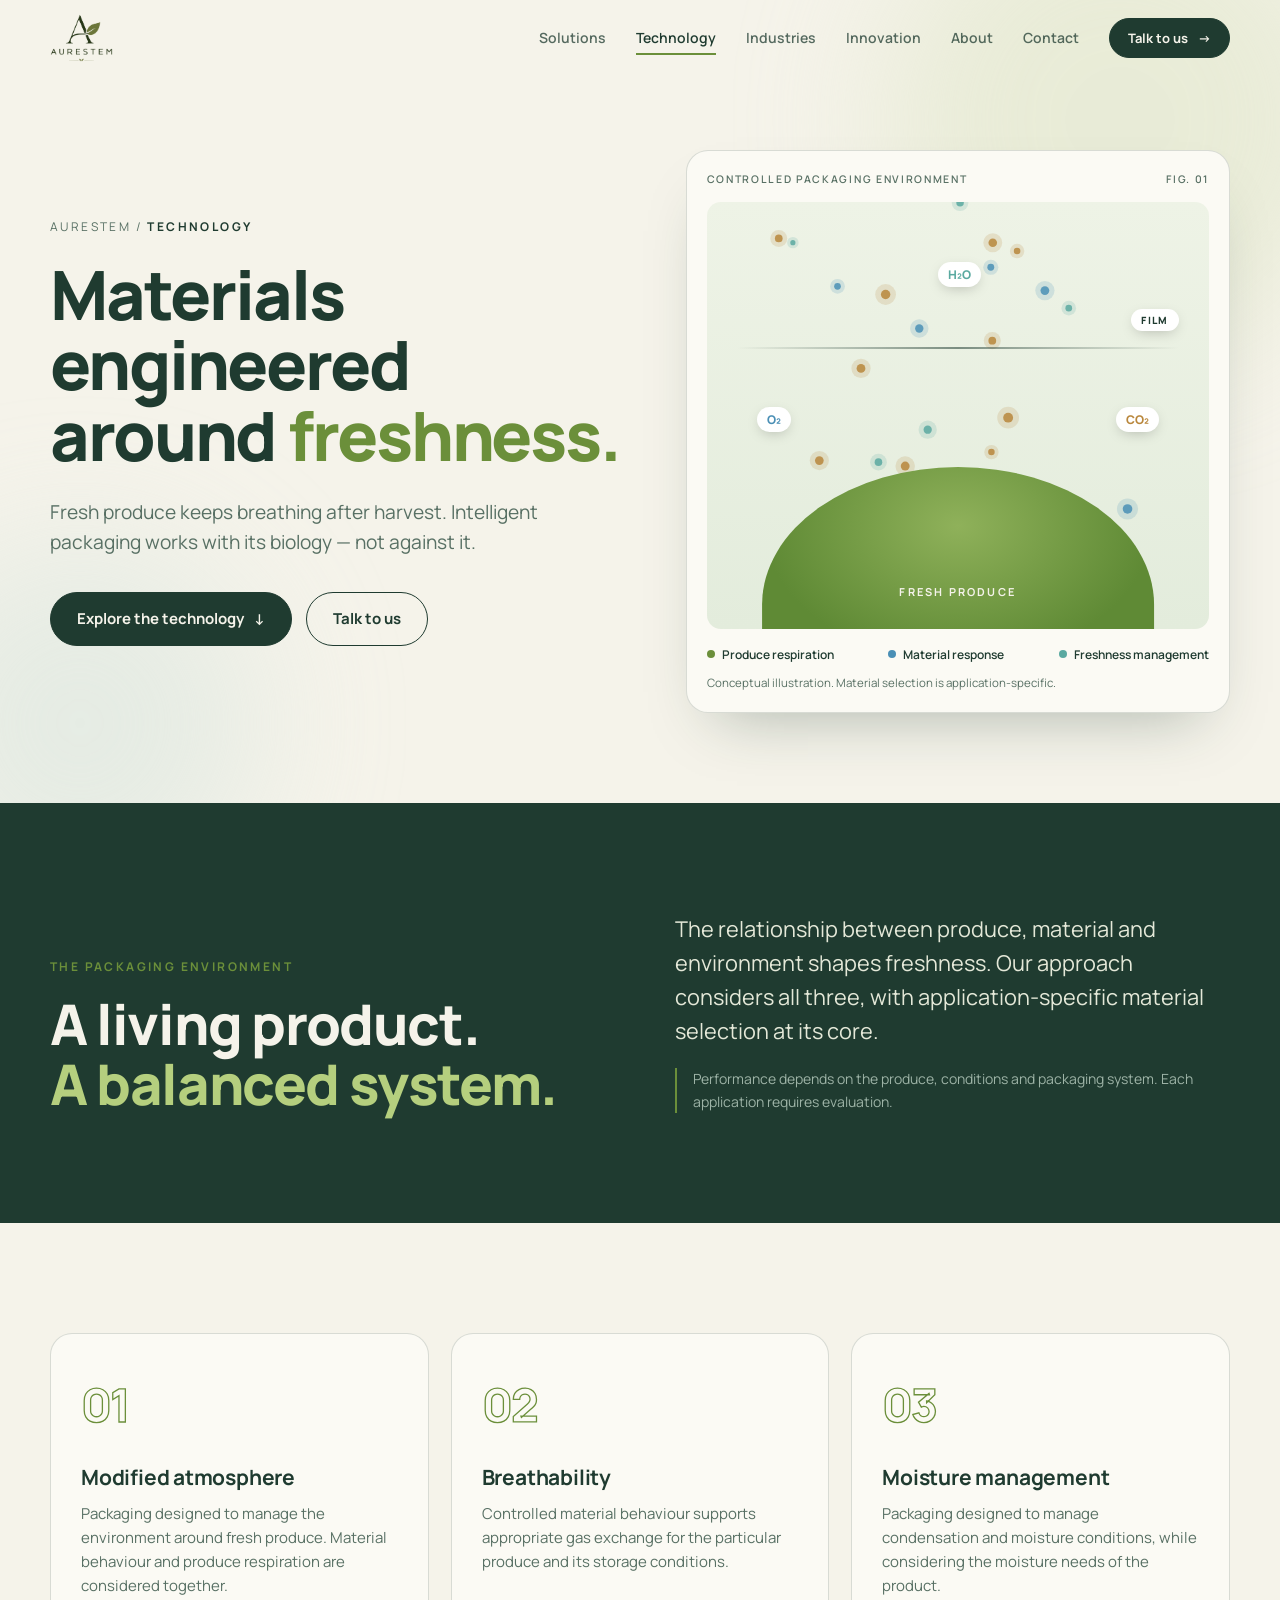
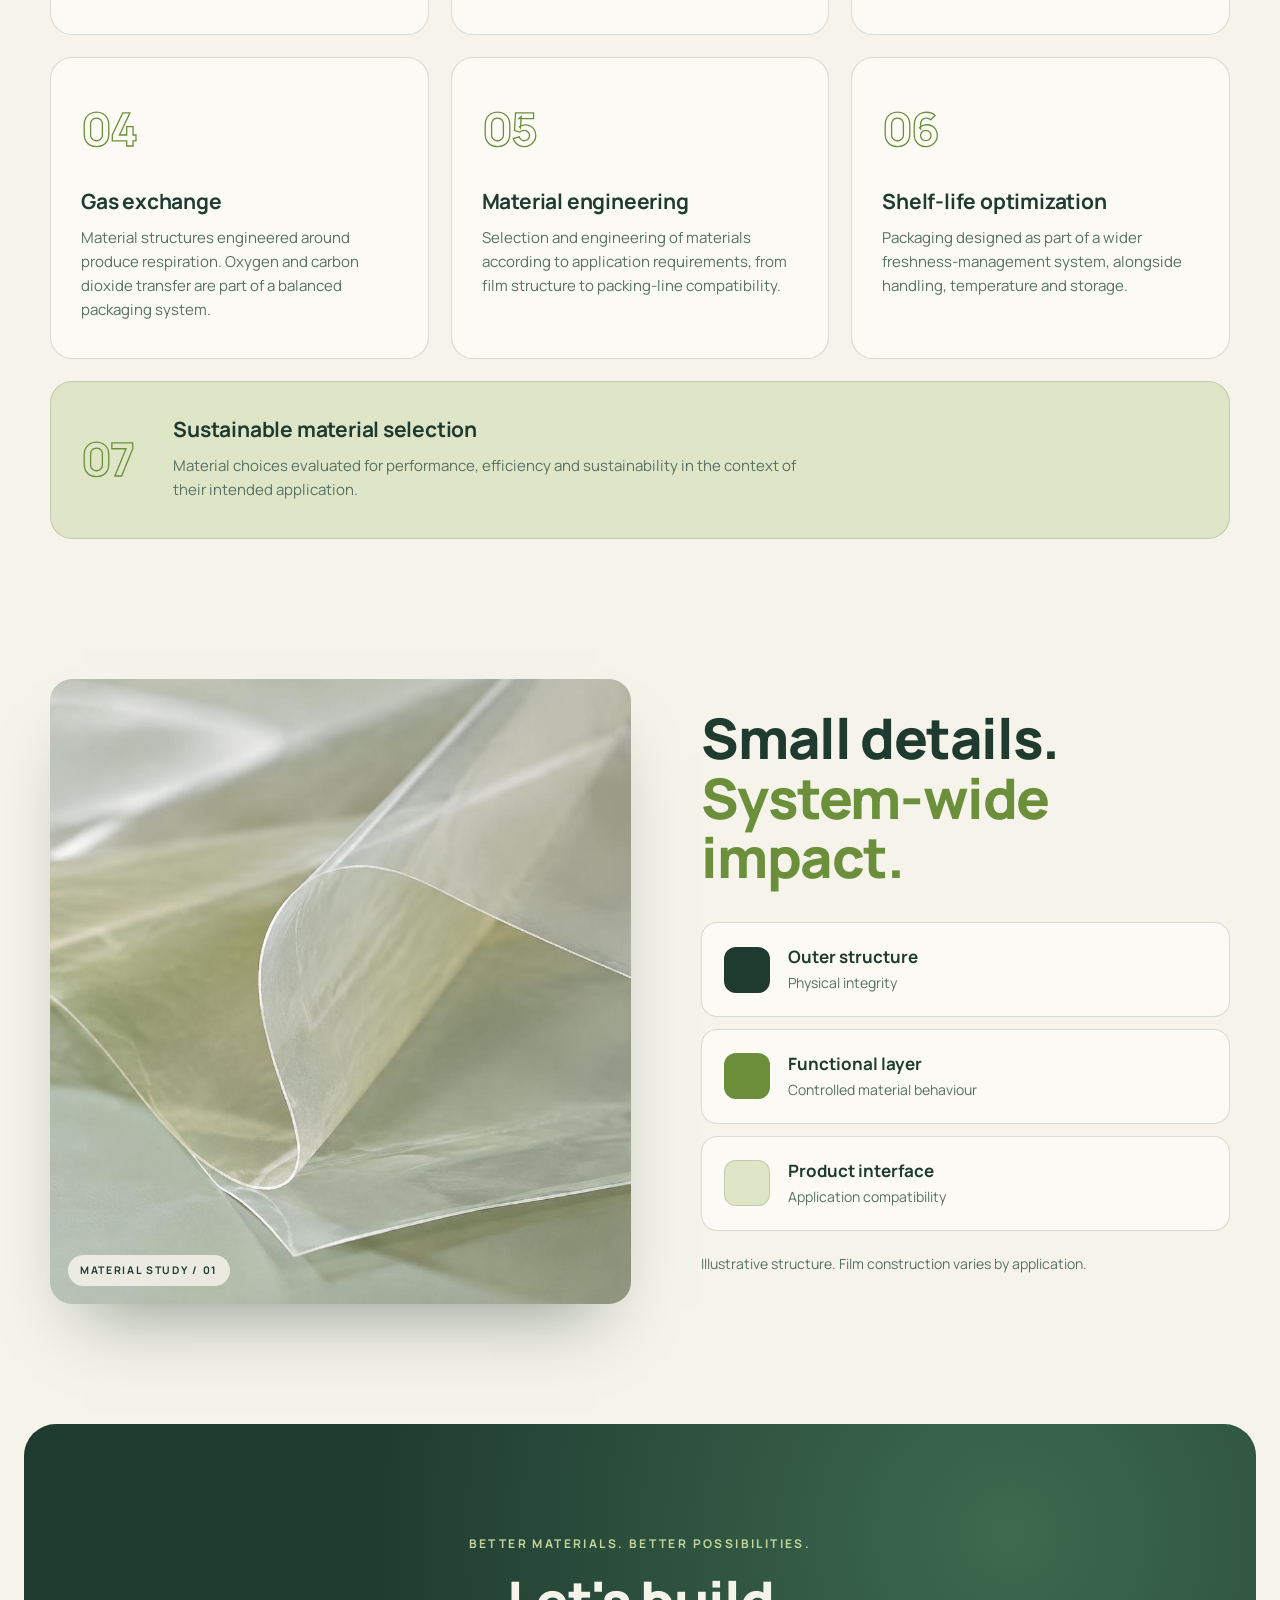
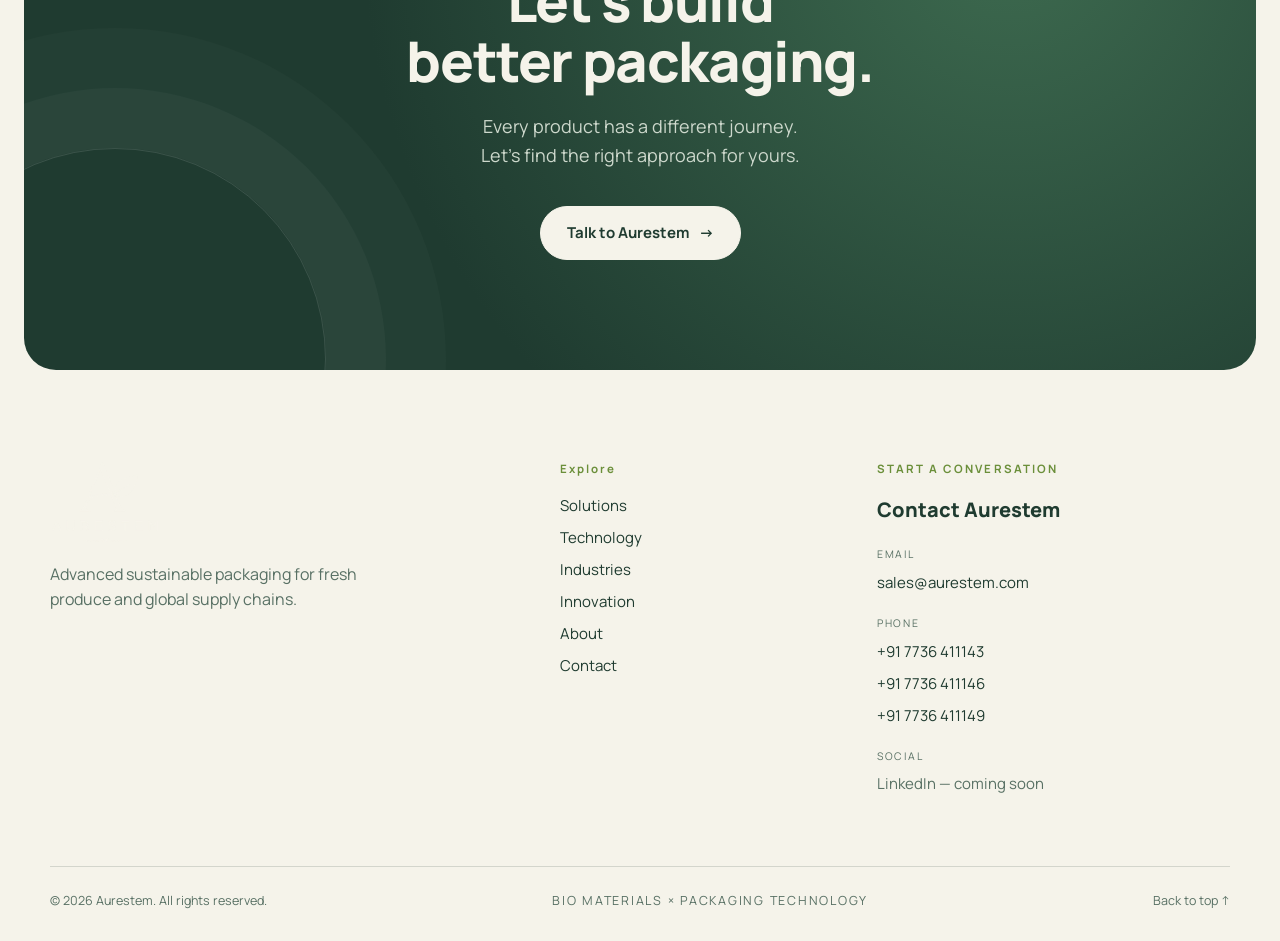
<file: technology.html>
<!doctype html>
<html lang="en">
<head>
<meta charset="utf-8">
<meta name="viewport" content="width=device-width, initial-scale=1">
<title>Freshness technology — AURESTEM</title>
<meta name="description" content="Explore modified atmosphere, gas exchange, moisture management and materials engineered around freshness.">
<meta property="og:title" content="Freshness technology — AURESTEM">
<meta property="og:description" content="Explore modified atmosphere, gas exchange, moisture management and materials engineered around freshness.">
<meta property="og:type" content="website">
<link rel="icon" href="favicon.png" type="image/png">
<link rel="preconnect" href="https://fonts.googleapis.com">
<link rel="preconnect" href="https://fonts.gstatic.com" crossorigin>
<link rel="stylesheet" href="https://fonts.googleapis.com/css2?family=Manrope:wght@400;500;600;700;800&display=swap">
<link rel="stylesheet" href="styles.css">
</head>
<body>
<div class="progress" id="progress"></div>
<header class="nav" id="nav">
  <div class="wrap nav-inner">
    <a href="index.html" class="brand" aria-label="Aurestem home"><img src="assets/logo.png" alt="Aurestem"></a>
    <nav class="links" id="links" aria-label="Primary">
      <a href="solutions.html">Solutions</a>
      <a href="technology.html" class="active" aria-current="page">Technology</a>
      <a href="industries.html">Industries</a>
      <a href="innovation.html">Innovation</a>
      <a href="about.html">About</a>
      <a href="contact.html">Contact</a>
      <a href="contact.html" class="btn btn-sm nav-cta">Talk to us <span aria-hidden="true">→</span></a>
    </nav>
    <button class="burger" id="burger" aria-label="Menu" aria-expanded="false" aria-controls="links"><span></span><span></span></button>
  </div>
</header>
<main id="top">

  <section class="hero">
    <div class="blob b1"></div><div class="blob b2"></div>
    <div class="wrap hero-grid">
      <div class="hero-copy">
        <p class="crumb reveal"><span>AURESTEM</span> / <b>TECHNOLOGY</b></p>
        <h1 class="reveal d1">Materials engineered around <em>freshness.</em></h1>
        <p class="lead reveal d2">Fresh produce keeps breathing after harvest. Intelligent packaging works with its biology — not against it.</p>
        <div class="hero-actions reveal d3"><a href="#areas" class="btn">Explore the technology <span aria-hidden="true">↓</span></a><a href="contact.html" class="btn btn-ghost">Talk to us</a></div>
      </div>
      <figure class="fig reveal d2">
        <div class="fig-head"><span>CONTROLLED PACKAGING ENVIRONMENT</span><span>FIG. 01</span></div>
        <div class="fig-stage">
          <canvas id="particles"></canvas>
          <div class="film-line"></div>
          <div class="produce"><span>FRESH PRODUCE</span></div>
          <span class="tag tag-o2">O₂</span><span class="tag tag-co2">CO₂</span><span class="tag tag-h2o">H₂O</span><span class="tag tag-film">FILM</span>
        </div>
        <ul class="fig-legend"><li><i></i>Produce respiration</li><li><i></i>Material response</li><li><i></i>Freshness management</li></ul>
        <figcaption>Conceptual illustration. Material selection is application-specific.</figcaption>
      </figure>
    </div>
  </section>

  <section class="statement">
    <div class="wrap two">
      <div><p class="eyebrow reveal">THE PACKAGING ENVIRONMENT</p><h2 class="reveal d1">A living product.<br><span>A balanced system.</span></h2></div>
      <div class="reveal d2"><p class="big">The relationship between produce, material and environment shapes freshness. Our approach considers all three, with application-specific material selection at its core.</p>
      <p class="note">Performance depends on the produce, conditions and packaging system. Each application requires evaluation.</p></div>
    </div>
  </section>

  <section class="areas" id="areas">
    <div class="wrap"><div class="areas-grid"><article class="card reveal"><span class="num">01</span><h3>Modified atmosphere</h3><p>Packaging designed to manage the environment around fresh produce. Material behaviour and produce respiration are considered together.</p></article><article class="card reveal d1"><span class="num">02</span><h3>Breathability</h3><p>Controlled material behaviour supports appropriate gas exchange for the particular produce and its storage conditions.</p></article><article class="card reveal d2"><span class="num">03</span><h3>Moisture management</h3><p>Packaging designed to manage condensation and moisture conditions, while considering the moisture needs of the product.</p></article><article class="card reveal"><span class="num">04</span><h3>Gas exchange</h3><p>Material structures engineered around produce respiration. Oxygen and carbon dioxide transfer are part of a balanced packaging system.</p></article><article class="card reveal d1"><span class="num">05</span><h3>Material engineering</h3><p>Selection and engineering of materials according to application requirements, from film structure to packing-line compatibility.</p></article><article class="card reveal d2"><span class="num">06</span><h3>Shelf-life optimization</h3><p>Packaging designed as part of a wider freshness-management system, alongside handling, temperature and storage.</p></article>
      <article class="card card-wide reveal"><span class="num">07</span><div><h3>Sustainable material selection</h3><p>Material choices evaluated for performance, efficiency and sustainability in the context of their intended application.</p></div></article>
    </div></div>
  </section>

  <section class="study">
    <div class="wrap study-grid">
      <div class="photo reveal" id="photo"><img src="assets/material-film.jpg" alt="Translucent biomaterial film, macro photograph" loading="lazy"><span class="photo-tag">MATERIAL STUDY / 01</span></div>
      <div class="study-copy">
        <p class="eyebrow reveal">MATERIAL STUDY / 01</p>
        <h2 class="reveal d1">Small details.<br><span>System-wide impact.</span></h2>
        <ol class="layers">
          <li class="layer reveal d1" tabindex="0" data-i="0"><i></i><div><b>Outer structure</b><span>Physical integrity</span></div></li>
          <li class="layer reveal d2" tabindex="0" data-i="1"><i></i><div><b>Functional layer</b><span>Controlled material behaviour</span></div></li>
          <li class="layer reveal d3" tabindex="0" data-i="2"><i></i><div><b>Product interface</b><span>Application compatibility</span></div></li>
        </ol>
        <p class="note reveal">Illustrative structure. Film construction varies by application.</p>
      </div>
    </div>
  </section>

  <section class="cta">
    <div class="wrap cta-inner reveal">
      <p class="eyebrow light">BETTER MATERIALS. BETTER POSSIBILITIES.</p>
      <h2>Let's build<br>better packaging.</h2>
      <p>Every product has a different journey.<br>Let's find the right approach for yours.</p>
      <a href="contact.html" class="btn btn-light">Talk to Aurestem <span aria-hidden="true">→</span></a>
    </div>
  </section>
</main>
<footer class="footer" id="contact">
  <div class="wrap foot-grid">
    <div class="foot-brand">
      <img src="assets/logo-light.png" alt="Aurestem">
      <p>Advanced sustainable packaging for fresh produce and global supply chains.</p>
    </div>
    <nav class="foot-col" aria-label="Footer">
      <h4>Explore</h4>
      <a href="solutions.html">Solutions</a>
      <a href="technology.html">Technology</a>
      <a href="industries.html">Industries</a>
      <a href="innovation.html">Innovation</a>
      <a href="about.html">About</a>
      <a href="contact.html">Contact</a>
    </nav>
    <div class="foot-col">
      <h4>START A CONVERSATION</h4>
      <p class="contact-title">Contact Aurestem</p>
      <small>EMAIL</small>
      <a href="mailto:sales@aurestem.com">sales@aurestem.com</a>
      <small>PHONE</small>
      <a href="tel:+917736411143">+91 7736 411143</a>
      <a href="tel:+917736411146">+91 7736 411146</a>
      <a href="tel:+917736411149">+91 7736 411149</a>
      <small>SOCIAL</small>
      <span class="soon">LinkedIn — coming soon</span>
    </div>
  </div>
  <div class="wrap foot-bar">
    <span>© <span id="year">2026</span> Aurestem. All rights reserved.</span>
    <span class="bm">BIO MATERIALS × PACKAGING TECHNOLOGY</span>
    <a href="#top">Back to top ↑</a>
  </div>
</footer>
<script src="script.js"></script>
</body>
</html>
</file>
<file: styles.css>
:root{
  --bg:#f5f3ea; --bg2:#eceadc; --fg:#1f3b30; --muted:#587064; --leaf:#6b8f3a; --leaf-soft:#dfe6c8;
  --line:rgba(31,59,48,.16); --card:#fbfaf4; --o2:#4a8fb5; --co2:#b9873c; --h2o:#5aa9a0;
  --r:22px; --ease:cubic-bezier(.16,1,.3,1);
}
*{box-sizing:border-box;margin:0;padding:0}
html{scroll-behavior:smooth;scroll-padding-top:80px}
body{font-family:Manrope,system-ui,sans-serif;background:var(--bg);color:var(--fg);line-height:1.6;-webkit-font-smoothing:antialiased;overflow-x:hidden}
img{max-width:100%;display:block}
a{color:inherit;text-decoration:none}
.wrap{width:min(1180px,100% - 48px);margin-inline:auto}
.progress{position:fixed;top:0;left:0;height:3px;width:0;background:var(--leaf);z-index:100}

/* nav */
.nav{position:fixed;inset:0 0 auto;z-index:50;transition:background .3s,box-shadow .3s,backdrop-filter .3s}
.nav.scrolled{background:rgba(245,243,234,.85);backdrop-filter:blur(14px);box-shadow:0 1px 0 var(--line)}
.nav-inner{display:flex;align-items:center;justify-content:space-between;height:76px}
.brand img{height:48px;width:auto}
.links{display:flex;align-items:center;gap:30px;font-size:14px;font-weight:600}
.links a:not(.btn){position:relative;opacity:.75;transition:opacity .2s}
.links a:not(.btn)::after{content:"";position:absolute;left:0;bottom:-6px;height:2px;width:0;background:var(--leaf);transition:width .3s var(--ease)}
.links a:not(.btn):hover,.links a.active{opacity:1}
.links a:not(.btn):hover::after,.links a.active::after{width:100%}
.burger{display:none;background:none;border:0;width:40px;height:40px;position:relative;cursor:pointer}
.burger span{position:absolute;left:9px;right:9px;height:2px;background:var(--fg);transition:.3s}
.burger span:first-child{top:15px}.burger span:last-child{top:23px}
.burger[aria-expanded=true] span:first-child{top:19px;transform:rotate(45deg)}
.burger[aria-expanded=true] span:last-child{top:19px;transform:rotate(-45deg)}

/* buttons */
.btn{display:inline-flex;align-items:center;gap:10px;padding:14px 26px;border-radius:999px;background:var(--fg);color:var(--bg);font-weight:700;font-size:15px;border:1.5px solid var(--fg);transition:transform .3s var(--ease),background .3s,color .3s,box-shadow .3s}
.btn span{transition:transform .3s var(--ease)}
.btn:hover{transform:translateY(-2px);box-shadow:0 12px 28px -10px rgba(31,59,48,.5)}
.btn:hover span{transform:translateX(4px)}
.btn-sm{padding:9px 18px;font-size:13px}
.btn-ghost{background:transparent;color:var(--fg)}
.btn-ghost:hover{background:var(--fg);color:var(--bg)}
.btn-light{background:var(--bg);color:var(--fg);border-color:var(--bg)}
.btn-light:hover{background:#fff}

/* hero */
.hero{position:relative;padding:150px 0 90px;overflow:hidden}
.blob{position:absolute;border-radius:50%;filter:blur(70px);opacity:.55;z-index:0;animation:float 14s ease-in-out infinite}
.b1{width:480px;height:480px;background:var(--leaf-soft);top:-120px;right:-80px}
.b2{width:360px;height:360px;background:#d9e6df;bottom:-100px;left:-100px;animation-delay:-6s}
@keyframes float{50%{transform:translate(30px,40px) scale(1.08)}}
.hero-grid{position:relative;z-index:1;display:grid;grid-template-columns:1.05fr 1fr;gap:64px;align-items:center}
.crumb{font-size:12px;letter-spacing:.2em;color:var(--muted);margin-bottom:22px}
.crumb b{color:var(--fg);font-weight:700}
h1{font-size:clamp(40px,5.4vw,68px);line-height:1.04;letter-spacing:-.03em;font-weight:800}
h1 em{font-style:normal;color:var(--leaf);position:relative}
.lead{margin:26px 0 34px;font-size:clamp(17px,1.5vw,20px);color:var(--muted);max-width:30em}
.hero-actions{display:flex;gap:14px;flex-wrap:wrap}

/* figure */
.fig{background:var(--card);border:1px solid var(--line);border-radius:var(--r);padding:20px;box-shadow:0 30px 60px -30px rgba(31,59,48,.35)}
.fig-head{display:flex;justify-content:space-between;font-size:10.5px;letter-spacing:.16em;color:var(--muted);margin-bottom:14px;font-weight:600}
.fig-stage{position:relative;aspect-ratio:1/.85;border-radius:14px;overflow:hidden;background:linear-gradient(180deg,#eef3e6,#e3ecdc)}
#particles{position:absolute;inset:0;width:100%;height:100%}
.film-line{position:absolute;left:6%;right:6%;top:34%;height:2px;background:linear-gradient(90deg,transparent,var(--fg),transparent);opacity:.55}
.produce{position:absolute;left:50%;bottom:-8%;width:78%;height:46%;transform:translateX(-50%);background:radial-gradient(ellipse at 50% 30%,#8fb15a,#5f8a35 70%);border-radius:50% 50% 0 0/70% 70% 0 0;display:grid;place-items:center;animation:breathe 4s ease-in-out infinite}
.produce span{font-size:11px;letter-spacing:.2em;font-weight:700;color:#f5f3ea;margin-top:14%}
@keyframes breathe{50%{transform:translateX(-50%) scale(1.035)}}
.tag{position:absolute;font-size:12px;font-weight:800;padding:3px 10px;border-radius:99px;background:#fff;box-shadow:0 4px 14px -4px rgba(0,0,0,.25)}
.tag-o2{left:10%;top:48%;color:var(--o2)}
.tag-co2{right:10%;top:48%;color:var(--co2)}
.tag-h2o{left:46%;top:14%;color:var(--h2o)}
.tag-film{right:6%;top:25%;font-size:10px;letter-spacing:.14em;color:var(--fg)}
.fig-legend{list-style:none;display:flex;justify-content:space-between;gap:8px;margin:16px 0 10px;font-size:12px;font-weight:600}
.fig-legend li{display:flex;align-items:center;gap:7px}
.fig-legend i{width:8px;height:8px;border-radius:50%;background:var(--leaf)}
.fig-legend li:nth-child(2) i{background:var(--o2)}.fig-legend li:nth-child(3) i{background:var(--h2o)}
figcaption{font-size:11.5px;color:var(--muted)}

/* statement */
.statement{padding:110px 0;background:var(--fg);color:var(--bg);position:relative}
.two{display:grid;grid-template-columns:1fr 1fr;gap:70px;align-items:end}
.eyebrow{font-size:12px;letter-spacing:.2em;font-weight:700;color:var(--leaf);margin-bottom:18px}
.eyebrow.light{color:#c5d59d}
h2{font-size:clamp(34px,4.4vw,56px);line-height:1.06;letter-spacing:-.025em;font-weight:800}
h2 span{color:var(--leaf)}
.statement h2 span{color:#b5cf7e}
.big{font-size:clamp(18px,1.7vw,22px);line-height:1.55;color:#e4e8d8}
.note{margin-top:20px;font-size:14px;color:var(--muted)}
.statement .note{color:#9db3a6;border-left:2px solid var(--leaf);padding-left:16px}

/* areas */
.areas{padding:110px 0}
.areas-grid{display:grid;grid-template-columns:repeat(3,1fr);gap:22px}
.card{position:relative;background:var(--card);border:1px solid var(--line);border-radius:var(--r);padding:34px 30px 36px;overflow:hidden;transition:transform .4s var(--ease),box-shadow .4s,border-color .4s,background .4s}
.card::before{content:"";position:absolute;left:0;top:0;height:3px;width:0;background:var(--leaf);transition:width .5s var(--ease)}
.card:hover{transform:translateY(-6px);box-shadow:0 28px 50px -28px rgba(31,59,48,.4);border-color:rgba(107,143,58,.5)}
.card:hover::before{width:100%}
.num{display:block;font-size:46px;font-weight:800;letter-spacing:-.04em;color:transparent;-webkit-text-stroke:1.3px var(--leaf);margin-bottom:22px;transition:color .4s}
.card:hover .num{color:var(--leaf)}
.card h3{font-size:21px;line-height:1.25;letter-spacing:-.01em;margin-bottom:12px}
.card p{font-size:15px;color:var(--muted)}
.card-wide{grid-column:1/-1;display:flex;gap:40px;align-items:center;background:var(--leaf-soft);}
.card-wide .num{margin:0}
.card-wide p{max-width:42em}

/* study */
.study{padding:30px 0 120px}
.study-grid{display:grid;grid-template-columns:1.1fr 1fr;gap:70px;align-items:center}
.photo{position:relative;border-radius:var(--r);overflow:hidden;aspect-ratio:4/4.3;box-shadow:0 40px 70px -35px rgba(31,59,48,.5)}
.photo img{width:100%;height:100%;object-fit:cover;transform:scale(1.08);transition:transform 1.4s var(--ease)}
.photo:hover img{transform:scale(1.15)}
.photo-tag{position:absolute;left:18px;bottom:18px;font-size:10.5px;letter-spacing:.16em;font-weight:700;background:rgba(245,243,234,.85);backdrop-filter:blur(8px);padding:7px 12px;border-radius:99px}
.study-copy .eyebrow{display:none}
.layers{list-style:none;margin:36px 0 22px;display:grid;gap:12px}
.layer{display:flex;gap:18px;align-items:center;padding:20px 22px;border:1px solid var(--line);border-radius:16px;background:var(--card);cursor:pointer;outline:none;transition:transform .35s var(--ease),border-color .3s,background .3s}
.layer i{width:46px;height:46px;border-radius:12px;flex:none;transition:transform .35s var(--ease)}
.layer:nth-child(1) i{background:var(--fg)}
.layer:nth-child(2) i{background:var(--leaf)}
.layer:nth-child(3) i{background:var(--leaf-soft);border:1px solid var(--line)}
.layer b{display:block;font-size:17px}
.layer span{font-size:14px;color:var(--muted)}
.layer:hover,.layer:focus-visible,.layer.on{transform:translateX(8px);border-color:var(--leaf);background:#fff}
.layer:hover i,.layer.on i{transform:rotate(-8deg) scale(1.08)}
.photo[data-layer="0"]{box-shadow:0 0 0 4px var(--fg),0 40px 70px -35px rgba(31,59,48,.5)}
.photo[data-layer="1"]{box-shadow:0 0 0 4px var(--leaf),0 40px 70px -35px rgba(31,59,48,.5)}
.photo[data-layer="2"]{box-shadow:0 0 0 4px var(--leaf-soft),0 40px 70px -35px rgba(31,59,48,.5)}
.photo{transition:box-shadow .4s}

/* cta */
.cta{margin:0 24px;border-radius:32px;background:radial-gradient(circle at 80% 20%,#3d6a4f,var(--fg) 60%);color:var(--bg);padding:110px 0;text-align:center;position:relative;overflow:hidden}
.cta::after{content:"";position:absolute;width:420px;height:420px;border-radius:50%;border:1px solid rgba(255,255,255,.12);left:-120px;bottom:-200px;box-shadow:0 0 0 60px rgba(255,255,255,.03),0 0 0 120px rgba(255,255,255,.02)}
.cta-inner{position:relative;z-index:1}
.cta h2{margin-bottom:22px}
.cta p:not(.eyebrow){color:#cdd8cc;font-size:18px;margin-bottom:36px}

/* footer */
.footer{padding:90px 0 30px}
.foot-grid{display:grid;grid-template-columns:1.4fr .8fr 1.1fr;gap:60px}
.foot-brand img{height:84px;width:auto;margin-bottom:18px}
.foot-brand p{max-width:22em;color:var(--muted)}
.foot-col{display:flex;flex-direction:column;gap:8px;font-size:15px}
.foot-col h4{font-size:11.5px;letter-spacing:.18em;color:var(--leaf);margin-bottom:8px}
.foot-col a{width:fit-content;transition:color .2s,transform .2s}
.foot-col a:hover{color:var(--leaf);transform:translateX(3px)}
.contact-title{font-weight:800;font-size:20px}
.foot-col small{font-size:10.5px;letter-spacing:.18em;color:var(--muted);margin-top:12px}
.soon{color:var(--muted)}
.foot-bar{display:flex;justify-content:space-between;gap:16px;flex-wrap:wrap;margin-top:70px;padding-top:24px;border-top:1px solid var(--line);font-size:12.5px;color:var(--muted)}
.bm{letter-spacing:.14em}
#totop:hover{color:var(--fg)}

/* reveal */
.reveal{opacity:0;transform:translateY(28px);transition:opacity .9s var(--ease),transform .9s var(--ease)}
.reveal.d1{transition-delay:.1s}.reveal.d2{transition-delay:.2s}.reveal.d3{transition-delay:.3s}
.reveal.in{opacity:1;transform:none}
.card.reveal.in,.layer.reveal.in{transition:opacity .9s var(--ease),transform .4s var(--ease),box-shadow .4s,border-color .4s,background .4s}

@media(max-width:960px){
  .hero-grid,.two,.study-grid,.foot-grid{grid-template-columns:1fr;gap:44px}
  .areas-grid{grid-template-columns:1fr 1fr}
  .study-copy .eyebrow{display:block}
  .hero{padding-top:120px}
  .burger{display:block}
  .links{position:fixed;inset:76px 0 auto;flex-direction:column;align-items:flex-start;gap:0;padding:12px 24px 28px;background:var(--bg);box-shadow:0 20px 40px -20px rgba(0,0,0,.2);transform:translateY(-130%);transition:transform .45s var(--ease)}
  .links.open{transform:none}
  .links a:not(.btn){width:100%;padding:14px 0;border-bottom:1px solid var(--line);font-size:17px}
  .nav-cta{margin-top:18px}
}
@media(max-width:620px){
  .areas-grid{grid-template-columns:1fr}
  .card-wide{flex-direction:column;align-items:flex-start;gap:0}
  .card-wide .num{margin-bottom:22px}
  .cta{margin:0 12px;padding:80px 0}
  .fig-legend{flex-direction:column}
}
@media(prefers-reduced-motion:reduce){*{animation:none!important;transition:none!important}.reveal{opacity:1;transform:none}}

/* ===== multi-page additions ===== */
.hero-sm{padding:150px 0 70px}
.hero-sm .hero-copy{max-width:860px}
.hero-sm h1{font-size:clamp(38px,5vw,64px)}
.sec-head{max-width:760px;margin-bottom:56px}
.sec-head .lead{margin:20px 0 0}
.kicker{display:block;font-size:11px;letter-spacing:.16em;font-weight:700;color:var(--leaf);margin-bottom:14px}
.more{display:inline-flex;gap:8px;align-items:center;font-weight:700;font-size:14.5px;margin-top:22px}
.more b{transition:transform .3s var(--ease)}
a:hover>.more b,.more:hover b{transform:translateX(5px)}
.ticks{list-style:none;display:grid;gap:9px;margin:20px 0 4px;font-size:14.5px;font-weight:600}
.ticks li{position:relative;padding-left:26px}
.ticks li::before{content:"";position:absolute;left:0;top:.45em;width:14px;height:8px;border-left:2px solid var(--leaf);border-bottom:2px solid var(--leaf);transform:rotate(-45deg) scale(.9)}
.areas-grid.three{grid-template-columns:repeat(3,1fr)}
.areas-grid .card .kicker{margin-bottom:10px}

/* home hero */
.hero-photo{min-height:100svh;padding:0;display:flex;flex-direction:column;justify-content:center;background:var(--bg)}
.hero-bg{position:absolute;inset:0;width:100%;height:100%;object-fit:cover;object-position:70% center;animation:kb 22s ease-in-out infinite alternate}
@keyframes kb{to{transform:scale(1.07)}}
.hero-fade{position:absolute;inset:0;background:linear-gradient(90deg,var(--bg) 8%,rgba(245,243,234,.82) 38%,rgba(245,243,234,0) 68%)}
.hero-photo-copy{position:relative;z-index:1;padding:130px 0 90px;max-width:1180px}
.hero-photo-copy>*{max-width:600px}
.hero-photo .eyebrow{color:var(--leaf)}
.hero-foot{position:absolute;z-index:1;left:0;right:0;bottom:26px;margin-inline:auto;display:flex;justify-content:space-between;font-size:11px;letter-spacing:.18em;font-weight:600;color:var(--fg)}
.scroll{animation:bob 2s ease-in-out infinite}
@keyframes bob{50%{transform:translateY(5px)}}
.marquee{background:var(--leaf-soft);padding:34px 0 22px;overflow:hidden}
.marq{display:flex;gap:56px;width:max-content;animation:marq 32s linear infinite;font-size:clamp(26px,3.6vw,44px);font-weight:800;letter-spacing:-.02em}
.marq span:nth-child(3n+2){color:var(--leaf)}
.marq span{white-space:nowrap}
.marq span::after{content:"✦";margin-left:56px;color:var(--leaf);font-size:.5em;vertical-align:middle}
@keyframes marq{to{transform:translateX(-50%)}}
.marq-sub{text-align:center;margin-top:16px;font-size:11px;letter-spacing:.22em;font-weight:700;color:var(--muted)}
.two.tight{margin-top:56px;align-items:start}
.compare{display:grid;grid-template-columns:1fr 1fr;gap:22px;margin-top:64px}
.cmp{border-radius:var(--r);padding:38px;border:1px solid rgba(255,255,255,.14)}
.cmp.new{background:var(--bg);color:var(--fg);border-color:var(--bg)}
.cmp .eyebrow{margin-bottom:14px;font-size:11px}
.cmp.old .eyebrow{color:#9db3a6}
.cmp h3{font-size:26px;letter-spacing:-.015em;margin-bottom:22px}
.cmp ul{list-style:none;display:grid;gap:12px}
.cmp li{display:flex;gap:14px;font-weight:600;padding-top:12px;border-top:1px solid rgba(128,128,128,.25)}
.cmp li i{font-style:normal;color:var(--leaf);font-weight:800;width:18px}
.cmp.old li{color:#b9c8bf}
.sol{display:flex;flex-direction:column;padding:0}
.sol>*:not(.sol-img){margin-inline:28px}
.sol .kicker{margin-top:26px}
.sol-img{aspect-ratio:16/10;overflow:hidden}
.sol-img img{width:100%;height:100%;object-fit:cover;transition:transform 1s var(--ease)}
.sol:hover .sol-img img{transform:scale(1.08)}
.sol .more{margin-top:auto;padding:24px 0 28px}
.sol p{margin-bottom:0}
.science{padding:110px 0;background:var(--bg2)}
.science h2{margin-bottom:0}
.science .lead{margin-bottom:30px}
.journey{padding:20px 0 110px}
.journey-box{position:relative;border-radius:32px;overflow:hidden;min-height:460px;display:flex;align-items:center;color:var(--bg)}
.journey-box img{position:absolute;inset:0;width:100%;height:100%;object-fit:cover}
.journey-box::before{content:"";position:absolute;inset:0;z-index:1;background:linear-gradient(90deg,rgba(21,42,33,.92),rgba(21,42,33,.35))}
.journey-copy{position:relative;z-index:2;padding:60px;max-width:620px}
.journey-copy h2{margin-bottom:16px}
.journey-copy p:not(.eyebrow){font-size:19px;color:#dfe6d6;margin-bottom:30px}

/* features (solutions) */
.features{padding:30px 0 100px}
.feature{display:grid;grid-template-columns:1.1fr 1fr;gap:70px;align-items:center;padding:60px 0}
.feature.flip .feature-img{order:2}
.feature-img{position:relative;border-radius:var(--r);overflow:hidden;aspect-ratio:4/3.2;box-shadow:0 40px 70px -35px rgba(31,59,48,.5)}
.feature-img img{width:100%;height:100%;object-fit:cover;transition:transform 1.4s var(--ease)}
.feature-img:hover img{transform:scale(1.07)}
.big-n{position:absolute;left:20px;top:8px;font-size:84px;font-weight:800;letter-spacing:-.05em;color:rgba(255,255,255,.9);text-shadow:0 4px 24px rgba(0,0,0,.2)}
.feature-copy .lead{margin:20px 0 6px;max-width:none}
.feature-copy .btn{margin-top:28px}
.peelon h2{margin-bottom:50px}
.pgrid{display:grid;grid-template-columns:repeat(2,1fr);gap:22px}
.pcard{position:relative;padding:34px 32px 30px;border-radius:var(--r);background:rgba(255,255,255,.05);border:1px solid rgba(255,255,255,.14);transition:background .4s,transform .4s var(--ease),border-color .4s}
.pcard:hover{background:rgba(255,255,255,.09);transform:translateY(-5px);border-color:rgba(181,207,126,.6)}
.pn{position:absolute;right:26px;top:20px;font-size:40px;font-weight:800;color:transparent;-webkit-text-stroke:1px rgba(181,207,126,.6)}
.pcard h3{font-size:21px;line-height:1.25;max-width:80%;margin-bottom:10px;color:#fff}
.pcard>p:not(.apps){color:#cbd7cd;font-size:15px}
.pcard .ticks{color:#e4e8d8}
.pcard .ticks li::before{border-color:#b5cf7e}
.apps{margin-top:22px;padding-top:16px;border-top:1px solid rgba(255,255,255,.14);font-size:12.5px;color:#9db3a6}
.apps b{letter-spacing:.14em;color:#b5cf7e;font-size:11px}
.steps{display:grid;grid-template-columns:repeat(3,1fr);gap:22px}
.step{padding:34px 30px;border-top:2px solid var(--fg)}
.step .num{margin-bottom:16px}
.step h3{font-size:24px;margin-bottom:8px}
.step p{color:var(--muted)}

/* industries */
.industries{padding:20px 0 110px}
.irow{display:grid;grid-template-columns:150px 1.1fr 1.3fr;gap:40px;padding:46px 20px;border-top:1px solid var(--line);position:relative;transition:background .4s,padding .4s var(--ease)}
.irow:last-child{border-bottom:1px solid var(--line)}
.irow:hover{background:var(--card);padding-inline:34px}
.irow .num{font-size:56px;margin:0}
.irow:hover .num{color:var(--leaf)}
.irow .in .kicker{margin:6px 0 0;font-size:10px}
.irow h2{font-size:clamp(30px,3.4vw,44px)}
.irow h2 span{color:var(--leaf)}
.itag{margin-top:10px;font-size:17px;color:var(--muted)}
.icols{display:grid;grid-template-columns:1fr 1fr;gap:28px}
.icols small{display:block;font-size:10.5px;letter-spacing:.18em;font-weight:700;color:var(--leaf);margin-bottom:8px}
.icols p{font-size:15px}
.icols .more{grid-column:1/-1;margin-top:0}

/* innovation */
.photo.wide{aspect-ratio:21/8;box-shadow:0 40px 70px -35px rgba(31,59,48,.5)}
.photo-tag.r{left:auto;right:18px}
.card .kicker+h3{margin-top:0}

/* contact */
.contact{padding:20px 0 120px}
.contact-grid{display:grid;grid-template-columns:.9fr 1.3fr;gap:70px;align-items:start}
.contact-side{position:sticky;top:110px;display:flex;flex-direction:column;gap:6px}
.contact-side h2{margin-bottom:20px}
.contact-side small{font-size:10.5px;letter-spacing:.18em;color:var(--muted);margin-top:18px;font-weight:600}
.contact-side a{width:fit-content;font-weight:600;transition:color .2s}
.contact-side a:hover{color:var(--leaf)}
.chips{list-style:none;display:flex;flex-wrap:wrap;gap:10px;margin-bottom:12px}
.chips li{padding:8px 16px;border:1px solid var(--line);border-radius:99px;font-weight:600;font-size:14px;background:var(--card)}
.form{background:var(--card);border:1px solid var(--line);border-radius:var(--r);padding:38px;display:grid;gap:20px;box-shadow:0 30px 60px -35px rgba(31,59,48,.35)}
.f2{display:grid;grid-template-columns:1fr 1fr;gap:20px}
.form label{display:grid;gap:7px;font-size:13px;font-weight:700}
.form em{font-style:normal;color:var(--leaf)}
.form input,.form select,.form textarea{font:inherit;font-weight:500;font-size:15px;color:var(--fg);background:var(--bg);border:1.5px solid var(--line);border-radius:12px;padding:13px 15px;transition:border-color .2s,box-shadow .2s;width:100%}
.form input:focus,.form select:focus,.form textarea:focus{outline:none;border-color:var(--leaf);box-shadow:0 0 0 4px rgba(107,143,58,.18)}
.form .invalid{border-color:#c0492f;background:#fbf0ec}
.form textarea{resize:vertical}
.hp{position:absolute;left:-9999px;height:0;overflow:hidden}
.form .note{margin:0}
.form .btn{justify-self:start;cursor:pointer;font-family:inherit}
.form-msg{font-weight:600;font-size:14.5px;min-height:1.4em}
.form-msg.ok{color:var(--leaf)}.form-msg.err{color:#c0492f}

@media(max-width:960px){
  .feature,.contact-grid,.compare,.pgrid,.steps{grid-template-columns:1fr;gap:34px}
  .feature.flip .feature-img{order:0}
  .areas-grid.three{grid-template-columns:1fr}
  .irow{grid-template-columns:1fr;gap:18px;padding:36px 4px}
  .irow:hover{padding-inline:12px}
  .contact-side{position:static}
  .hero-fade{background:linear-gradient(180deg,var(--bg) 20%,rgba(245,243,234,.7) 60%,rgba(245,243,234,.2))}
  .hero-photo-copy{padding-top:120px}
  .journey-copy{padding:40px 28px}
  .photo.wide{aspect-ratio:16/10}
}
@media(max-width:620px){.f2,.icols{grid-template-columns:1fr}.form{padding:24px}.hero-foot .scroll{display:none}}

/* certifications */
.certs{padding:100px 0 20px;background:var(--bg2)}
.certs .wrap{padding-bottom:90px}
.cert-grid{display:grid;grid-template-columns:repeat(3,1fr);gap:22px}
.cert{background:var(--fg);color:var(--bg);border-radius:var(--r);padding:34px 28px;border:1px solid #c9a94a;outline:1px solid rgba(201,169,74,.35);outline-offset:-8px;text-align:center;transition:transform .4s var(--ease),box-shadow .4s}
.cert:hover{transform:translateY(-6px);box-shadow:0 28px 50px -28px rgba(31,59,48,.7)}
.seal{display:grid;place-items:center;width:92px;height:92px;margin:0 auto 22px;border-radius:50%;border:2px solid #d8b957;color:#e3c565;font-weight:800;font-size:22px;letter-spacing:.02em;transition:transform .5s var(--ease),background .3s,color .3s}
.cert:hover .seal{transform:rotate(-8deg) scale(1.06);background:#d8b957;color:var(--fg)}
.cert h3{font-size:18px;margin-bottom:10px}
.cert p{font-size:13.5px;color:#b9c8bf;line-height:1.55}
.certs .note{margin-top:30px}
@media(max-width:960px){.cert-grid{grid-template-columns:1fr 1fr}}
@media(max-width:620px){.cert-grid{grid-template-columns:1fr}}
.logo{display:block;margin:0 auto 22px;width:120px;background:url(assets/certs/marks-sheet.png) no-repeat;transition:transform .5s var(--ease)}
.logo.round{border-radius:50%}
.logo.rect{width:170px;border-radius:4px}
.cert:hover .logo{transform:scale(1.07)}
.logo.tile{width:120px;height:120px;background:#fff;border-radius:16px;overflow:hidden;display:grid;place-items:center;padding:12px}
.logo.tile img{width:100%;height:100%;object-fit:contain}
.logo.tile.zoom1 img{transform:scale(1.08)}
.logo.tile.zoom2 img{transform:scale(1.9)}
/* FDA: no tile — invert so the white PNG background turns black, then "screen" blend makes it vanish on the green card */
.logo.tile.bare{background:none;padding:0;width:150px;height:120px;border-radius:0;overflow:visible;transition:none}
.logo.tile.bare img{filter:grayscale(1) contrast(8) invert(1);mix-blend-mode:screen}
.cert:hover .logo.tile.bare{transform:none}
</file>
